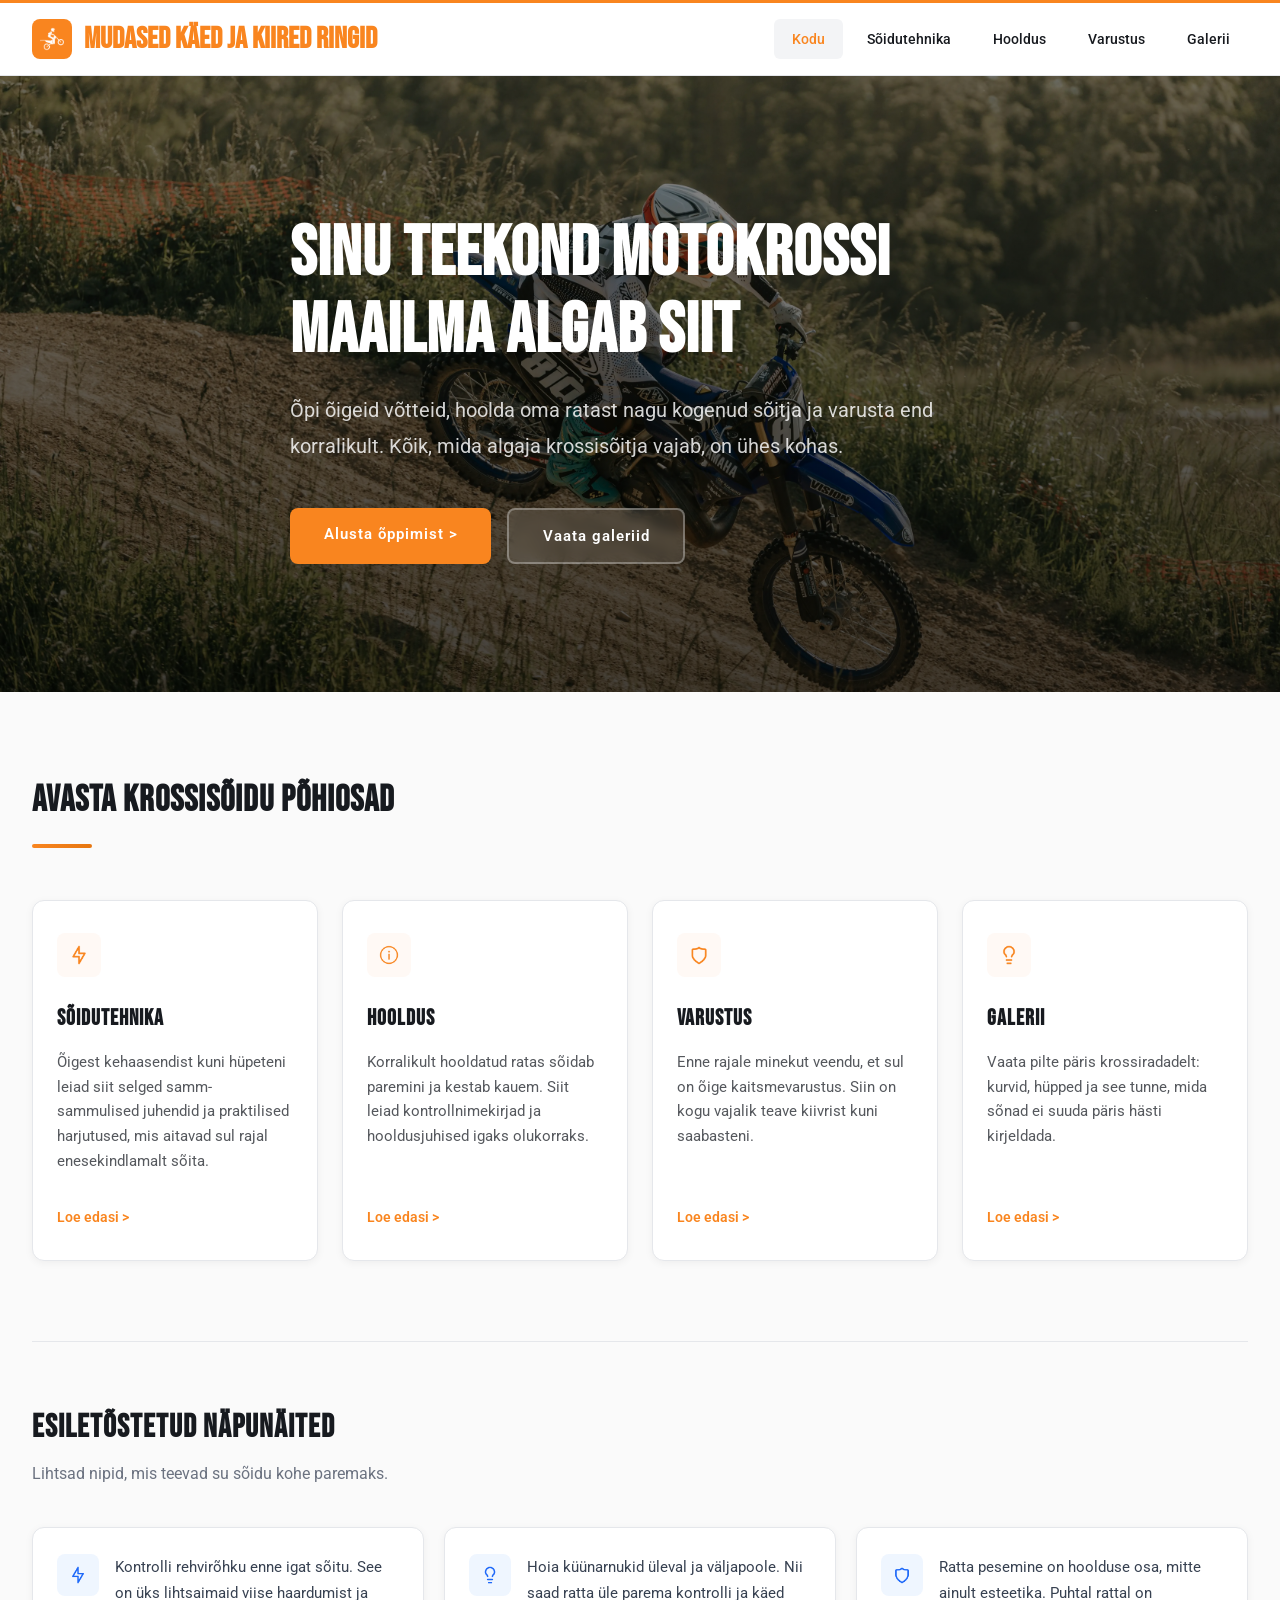
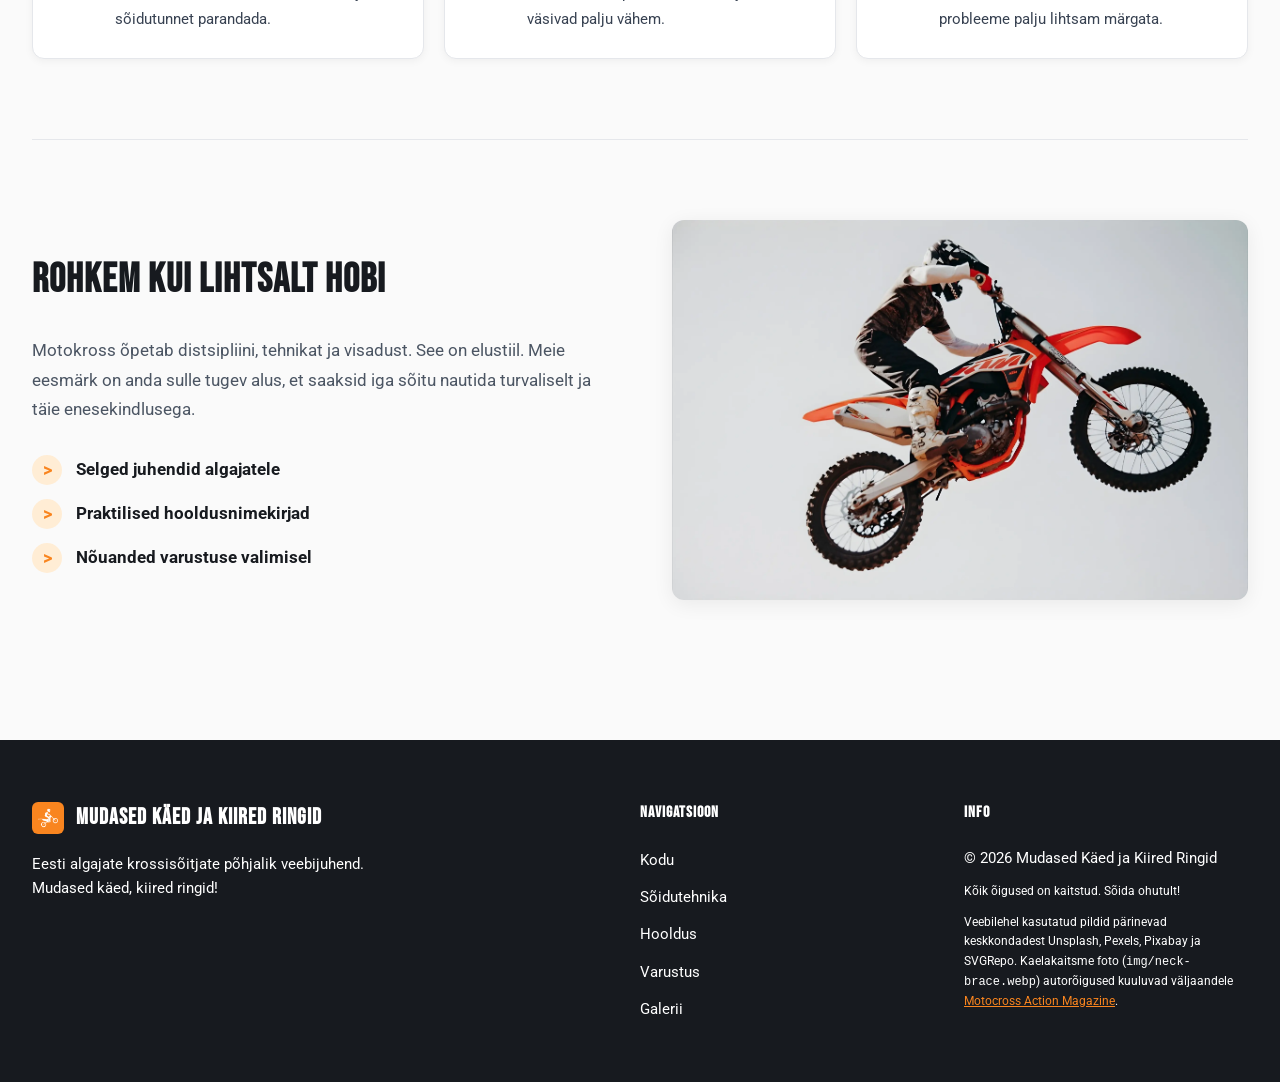
<file: index.html>
<!DOCTYPE html>
<html lang="et">
<head>
    <meta charset="UTF-8">
    <meta name="viewport" content="width=device-width, initial-scale=1.0">
    <link rel="preconnect" href="https://fonts.googleapis.com">
    <link rel="preconnect" href="https://fonts.gstatic.com" crossorigin>
    <link href="https://fonts.googleapis.com/css2?family=Bebas+Neue&family=Roboto:wght@400;500&display=swap" rel="stylesheet">
    <link rel="stylesheet" href="style.css">
    <title>Mudased Käed ja Kiired Ringid</title>
    <link rel="icon" type="image/webp" href="img/icon-dirtbike.webp">
</head>
<body>
<div class="page-box">

<header>
    <nav id="navbar">
        <div class="container">
            <div class="logo">
                <div class="icon-box">
                    <img src="img/icon-dirtbike.webp" alt="Logo" width="256" height="256">
                </div>
                <h1 class="text-primary">
                    <a href="index.html">Mudased Käed ja Kiired Ringid</a>
                </h1>
            </div>

            <button class="menu-toggle" id="menuToggle" aria-label="Ava menüü" aria-expanded="false">
                <span></span><span></span><span></span>
            </button>

            <ul id="navMenu">
                <li><a class="current" href="index.html">Kodu</a></li>
                <li><a href="drivetech.html">Sõidutehnika</a></li>
                <li><a href="maintenance.html">Hooldus</a></li>
                <li><a href="equipment.html">Varustus</a></li>
                <li><a href="gallery.html">Galerii</a></li>
            </ul>
        </div>
    </nav>

    <div id="showcase">
        <div class="container">
            <div class="showcase-content">
                <h1>SINU TEEKOND MOTOKROSSI MAAILMA ALGAB SIIT</h1>
                <h2>Õpi õigeid võtteid, hoolda oma ratast nagu kogenud sõitja ja varusta end korralikult.
                    Kõik, mida algaja krossisõitja vajab, on ühes kohas.</h2>
                <div class="showcase-buttons">
                    <a href="drivetech.html" class="btn btn-primary">Alusta õppimist &gt;</a>
                    <a href="gallery.html" class="btn btn-outline">Vaata galeriid</a>
                </div>
            </div>
        </div>
    </div>
</header>

<main class="container">

    <section id="features">
        <div class="features-heading">
            <h2>AVASTA KROSSISÕIDU PÕHIOSAD</h2>
            <div class="section-bar"></div>
        </div>

        <div class="features-grid">
            <a href="drivetech.html" class="card">
                <div class="icon-wrapper"><img src="img/icon-lightning.webp" alt="Sõidutehnika" loading="lazy"></div>
                <h3>SÕIDUTEHNIKA</h3>
                <p>Õigest kehaasendist kuni hüpeteni leiad siit selged samm-sammulised juhendid ja praktilised harjutused, mis aitavad sul rajal enesekindlamalt sõita.</p>
                <span class="card-link">Loe edasi &gt;</span>
            </a>

            <a href="maintenance.html" class="card">
                <div class="icon-wrapper"><img src="img/icon-info.webp" alt="Hooldus" loading="lazy"></div>
                <h3>HOOLDUS</h3>
                <p>Korralikult hooldatud ratas sõidab paremini ja kestab kauem. Siit leiad kontrollnimekirjad ja hooldusjuhised igaks olukorraks.</p>
                <span class="card-link">Loe edasi &gt;</span>
            </a>

            <a href="equipment.html" class="card">
                <div class="icon-wrapper"><img src="img/icon-shield.webp" alt="Varustus" loading="lazy"></div>
                <h3>VARUSTUS</h3>
                <p>Enne rajale minekut veendu, et sul on õige kaitsmevarustus. Siin on kogu vajalik teave kiivrist kuni saabasteni.</p>
                <span class="card-link">Loe edasi &gt;</span>
            </a>

            <a href="gallery.html" class="card">
                <div class="icon-wrapper"><img src="img/icon-bulb.webp" alt="Galerii" loading="lazy"></div>
                <h3>GALERII</h3>
                <p>Vaata pilte päris krossiradadelt: kurvid, hüpped ja see tunne, mida sõnad ei suuda päris hästi kirjeldada.</p>
                <span class="card-link">Loe edasi &gt;</span>
            </a>
        </div>
    </section>

    <section id="tips-section">
        <div class="tips-heading">
            <h2>ESILETÕSTETUD NÄPUNÄITED</h2>
            <p>Lihtsad nipid, mis teevad su sõidu kohe paremaks.</p>
        </div>

        <div class="tips-grid">
            <div class="tip-card">
                <div class="tip-icon-box"><img src="img/icon-lightning-blue.webp" alt="Vihje" loading="lazy"></div>
                <p>Kontrolli rehvirõhku enne igat sõitu. See on üks lihtsaimaid viise haardumist ja sõidutunnet parandada.</p>
            </div>

            <div class="tip-card">
                <div class="tip-icon-box"><img src="img/icon-bulb-blue.webp" alt="Vihje" loading="lazy"></div>
                <p>Hoia küünarnukid üleval ja väljapoole. Nii saad ratta üle parema kontrolli ja käed väsivad palju vähem.</p>
            </div>

            <div class="tip-card">
                <div class="tip-icon-box"><img src="img/icon-shield-blue.webp" alt="Vihje" loading="lazy"></div>
                <p>Ratta pesemine on hoolduse osa, mitte ainult esteetika. Puhtal rattal on probleeme palju lihtsam märgata.</p>
            </div>
        </div>
    </section>

    <section id="about-section">
        <div class="about-grid">
            <div class="about-content">
                <h2>ROHKEM KUI LIHTSALT HOBI</h2>
                <p>Motokross õpetab distsipliini, tehnikat ja visadust. See on elustiil. Meie eesmärk on anda sulle tugev alus, et saaksid iga sõitu nautida turvaliselt ja täie enesekindlusega.</p>

                <ul class="about-list">
                    <li><span class="list-icon">&gt;</span><strong>Selged juhendid algajatele</strong></li>
                    <li><span class="list-icon">&gt;</span><strong>Praktilised hooldusnimekirjad</strong></li>
                    <li><span class="list-icon">&gt;</span><strong>Nõuanded varustuse valimisel</strong></li>
                </ul>
            </div>

            <div class="about-image-box">
                <img src="img/action-shot.webp" alt="Krossirada hüppega" class="about-img" loading="lazy">
            </div>
        </div>
    </section>

</main>

<footer id="main-footer">
    <div class="container footer-grid">
        <div class="footer-brand">
            <div class="footer-logo">
                <div class="icon-box-small"><img src="img/icon-dirtbike.webp" alt="Logo" width="256" height="256" loading="lazy"></div>
                <h3>Mudased Käed ja Kiired Ringid</h3>
            </div>
            <p>Eesti algajate krossisõitjate põhjalik veebijuhend. Mudased käed, kiired ringid!</p>
        </div>

        <div class="footer-nav">
            <h4>NAVIGATSIOON</h4>
            <ul>
                <li><a href="index.html">Kodu</a></li>
                <li><a href="drivetech.html">Sõidutehnika</a></li>
                <li><a href="maintenance.html">Hooldus</a></li>
                <li><a href="equipment.html">Varustus</a></li>
                <li><a href="gallery.html">Galerii</a></li>
            </ul>
        </div>

        <div class="footer-info">
            <h4>INFO</h4>
            <p>© 2026 Mudased Käed ja Kiired Ringid</p>
            <p class="disclaimer">Kõik õigused on kaitstud. Sõida ohutult!</p>
            <p class="disclaimer">
                Veebilehel kasutatud pildid pärinevad keskkondadest Unsplash, Pexels, Pixabay ja SVGRepo.
                Kaelakaitsme foto (<code>img/neck-brace.webp</code>) autorõigused kuuluvad väljaandele
                <a href="https://motocrossactionmag.com/mxa-team-tested-leatt-gpx-pro-neck-brace/" target="_blank" style="color: var(--primary-color); text-decoration: underline;">Motocross Action Magazine</a>.
            </p>
        </div>
    </div>
</footer>

<script>
    const menuToggle = document.getElementById('menuToggle');
    const navMenu    = document.getElementById('navMenu');

    menuToggle.addEventListener('click', function () {
        const isOpen = navMenu.classList.toggle('nav-open');
        menuToggle.classList.toggle('is-open', isOpen);
        menuToggle.setAttribute('aria-expanded', isOpen ? 'true' : 'false');
    });

    window.addEventListener('scroll', function() {
        document.getElementById('navbar').classList.toggle('scrolled', window.scrollY > 10);
    });

    navMenu.querySelectorAll('a').forEach(function (link) {
        link.addEventListener('click', function () {
            navMenu.classList.remove('nav-open');
            menuToggle.classList.remove('is-open');
            menuToggle.setAttribute('aria-expanded', 'false');
        });
    });
</script>

</div>
</body>
</html>
</file>
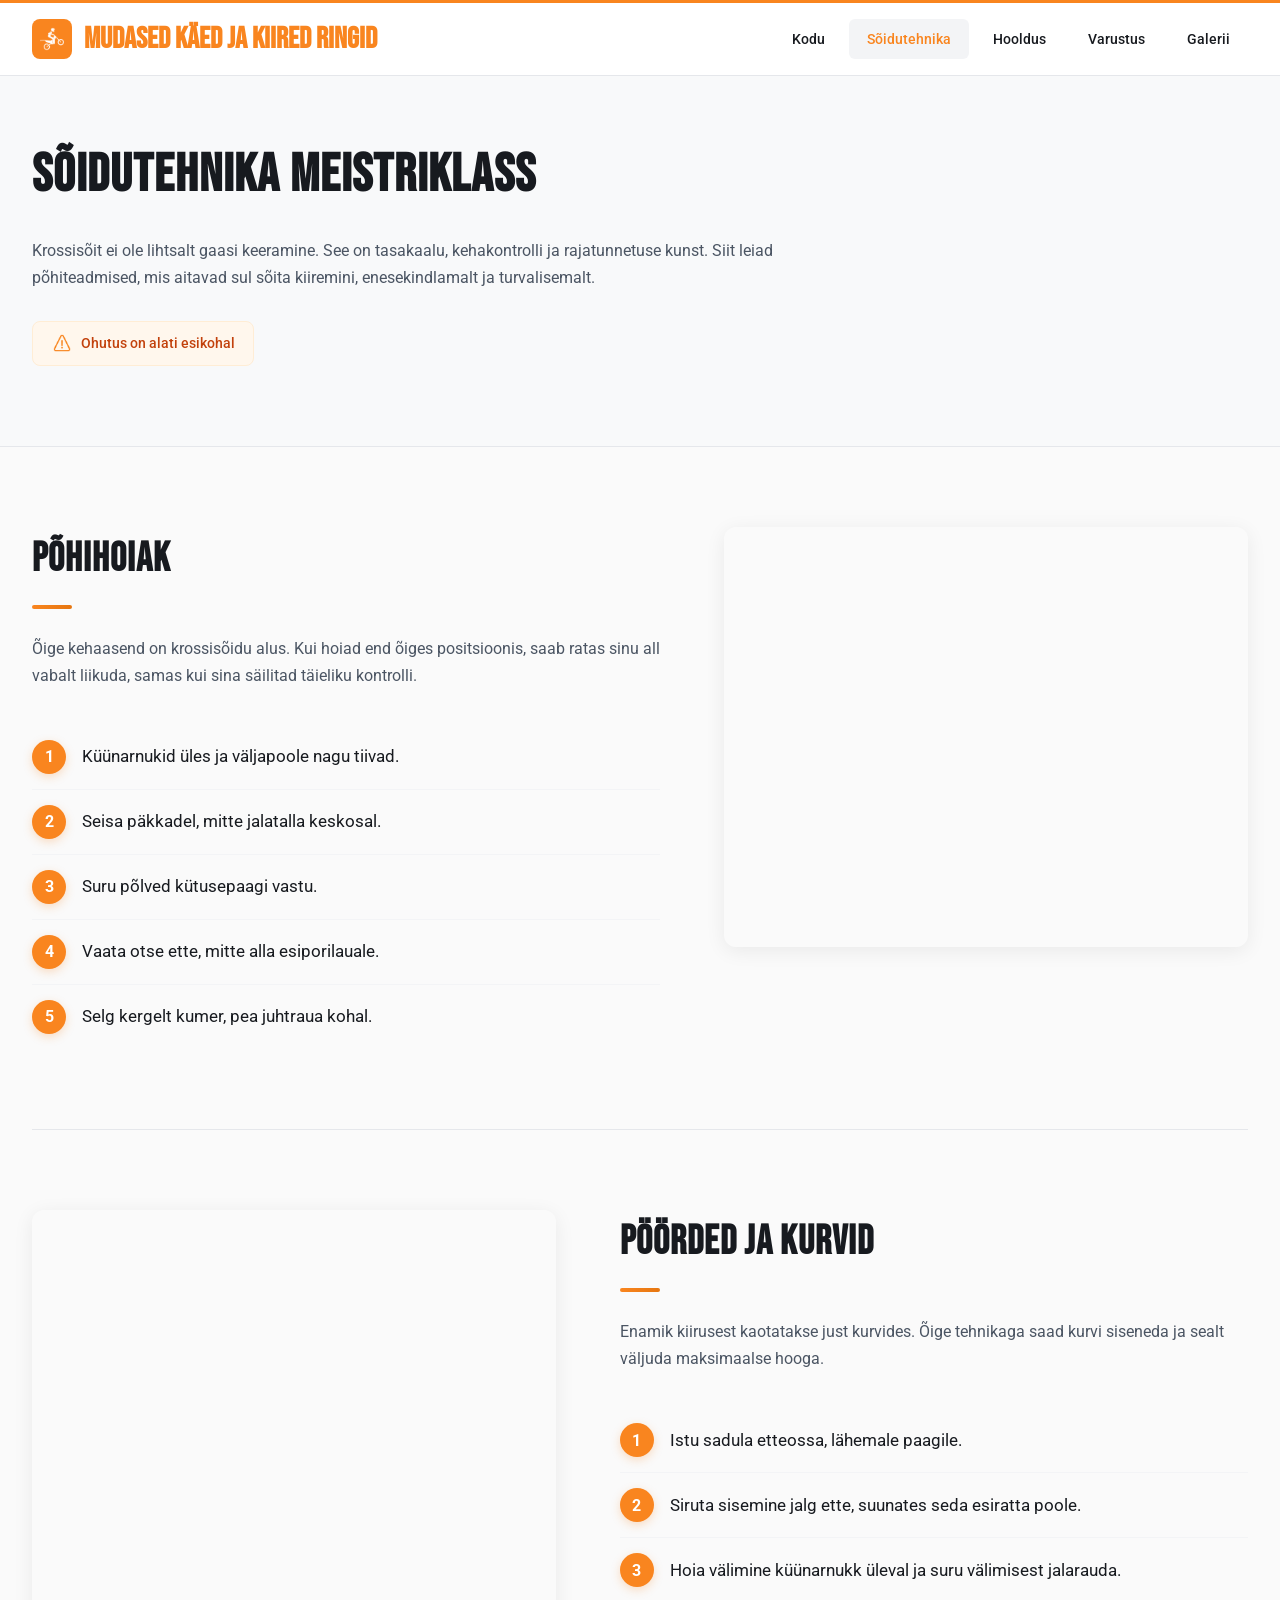
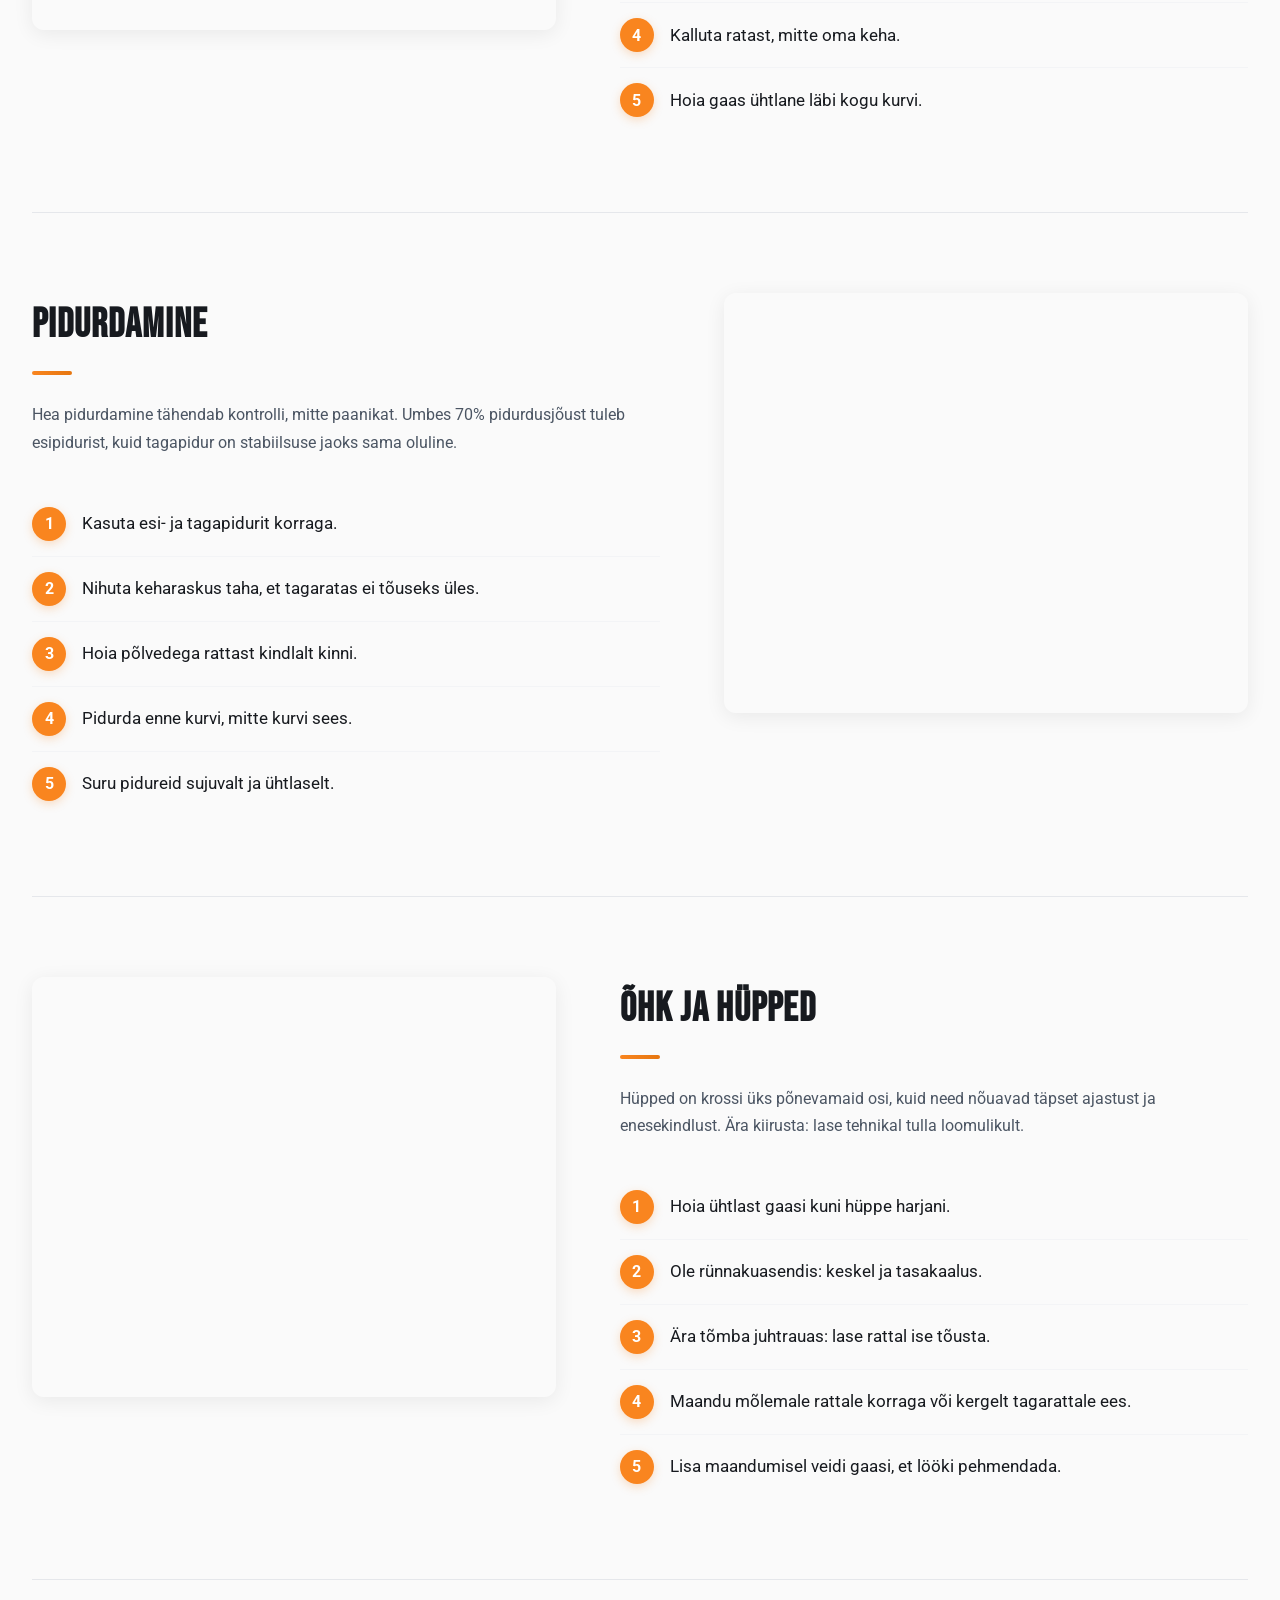
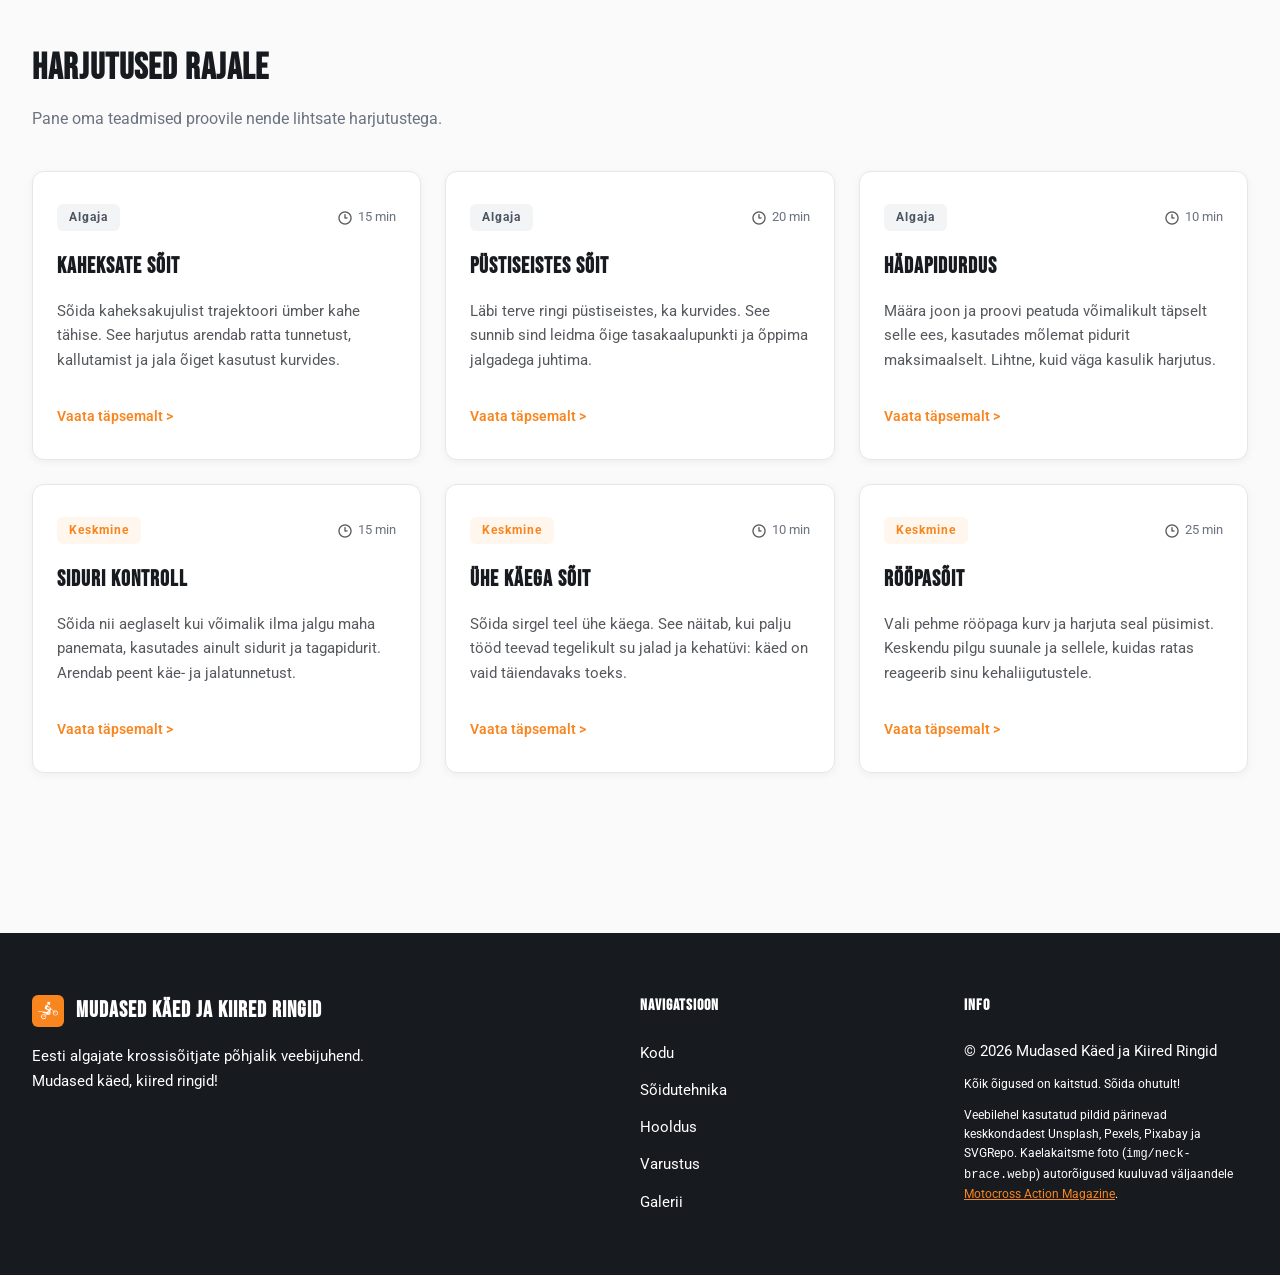
<file: drivetech.html>
<!DOCTYPE html>
<html lang="et">
<head>
    <meta charset="UTF-8">
    <meta name="viewport" content="width=device-width, initial-scale=1.0">
    <link rel="preconnect" href="https://fonts.googleapis.com">
    <link rel="preconnect" href="https://fonts.gstatic.com" crossorigin>
    <link href="https://fonts.googleapis.com/css2?family=Bebas+Neue&family=Roboto:wght@400;500&display=swap" rel="stylesheet">
    <link rel="stylesheet" href="style.css">
    <title>Mudased Käed ja Kiired Ringid</title>
    <link rel="icon" type="image/webp" href="img/icon-dirtbike.webp">
</head>
<body>
<div class="page-box">

<header>
    <nav id="navbar">
        <div class="container">
            <div class="logo">
                <div class="icon-box"><img src="img/icon-dirtbike.webp" alt="Logo" width="256" height="256"></div>
                <h1 class="text-primary"><a href="index.html">Mudased Käed ja Kiired Ringid</a></h1>
            </div>

            <button class="menu-toggle" id="menuToggle" aria-label="Ava menüü" aria-expanded="false">
                <span></span><span></span><span></span>
            </button>

            <ul id="navMenu">
                <li><a href="index.html">Kodu</a></li>
                <li><a class="current" href="drivetech.html">Sõidutehnika</a></li>
                <li><a href="maintenance.html">Hooldus</a></li>
                <li><a href="equipment.html">Varustus</a></li>
                <li><a href="gallery.html">Galerii</a></li>
            </ul>
        </div>
    </nav>
</header>

<section class="page-header">
    <div class="container">
        <h1>SÕIDUTEHNIKA MEISTRIKLASS</h1>
        <p class="page-lead">
            Krossisõit ei ole lihtsalt gaasi keeramine. See on tasakaalu, kehakontrolli ja rajatunnetuse kunst.
            Siit leiad põhiteadmised, mis aitavad sul sõita kiiremini, enesekindlamalt ja turvalisemalt.
        </p>
        <div class="safety-alert">
            <img src="img/ohumärk.webp" alt="ohumärk">
            <span>Ohutus on alati esikohal</span>
        </div>
    </div>
</section>

<main class="container">
    <section class="guide-section">
        <div class="guide-grid">
            <div class="guide-text">
                <h2>PÕHIHOIAK</h2>
                <div class="section-bar--sm"></div>
                <p class="section-intro">
                    Õige kehaasend on krossisõidu alus. Kui hoiad end õiges positsioonis, saab ratas sinu all vabalt liikuda, samas kui sina säilitad täieliku kontrolli.
                </p>
                <ol class="numbered-list">
                    <li><div class="list-number">1</div><div class="list-text">Küünarnukid üles ja väljapoole nagu tiivad.</div></li>
                    <li><div class="list-number">2</div><div class="list-text">Seisa päkkadel, mitte jalatalla keskosal.</div></li>
                    <li><div class="list-number">3</div><div class="list-text">Suru põlved kütusepaagi vastu.</div></li>
                    <li><div class="list-number">4</div><div class="list-text">Vaata otse ette, mitte alla esiporilauale.</div></li>
                    <li><div class="list-number">5</div><div class="list-text">Selg kergelt kumer, pea juhtraua kohal.</div></li>
                </ol>
            </div>
            <div class="guide-image"><iframe width="1276" height="718" src="https://www.youtube.com/embed/1OVo89q_wrI" title="Perfecting the Necessary Dirt Bike Attack Position" allow="accelerometer; autoplay; clipboard-write; encrypted-media; gyroscope; picture-in-picture; web-share" referrerpolicy="strict-origin-when-cross-origin" allowfullscreen></iframe></div>
        </div>
    </section>

    <section class="guide-section">
        <div class="guide-grid guide-grid--reversed">
            <div class="guide-image"><iframe width="1276" height="718" src="https://www.youtube.com/embed/XrciLRuNVX4" title="How To Corner For Beginners | 3 Easy Steps" allow="accelerometer; autoplay; clipboard-write; encrypted-media; gyroscope; picture-in-picture; web-share" referrerpolicy="strict-origin-when-cross-origin" allowfullscreen loading="lazy"></iframe></div>
            <div class="guide-text">
                <h2>PÖÖRDED JA KURVID</h2>
                <div class="section-bar--sm"></div>
                <p class="section-intro">
                    Enamik kiirusest kaotatakse just kurvides. Õige tehnikaga saad kurvi siseneda ja sealt väljuda maksimaalse hooga.
                </p>
                <ol class="numbered-list">
                    <li><div class="list-number">1</div><div class="list-text">Istu sadula etteossa, lähemale paagile.</div></li>
                    <li><div class="list-number">2</div><div class="list-text">Siruta sisemine jalg ette, suunates seda esiratta poole.</div></li>
                    <li><div class="list-number">3</div><div class="list-text">Hoia välimine küünarnukk üleval ja suru välimisest jalarauda.</div></li>
                    <li><div class="list-number">4</div><div class="list-text">Kalluta ratast, mitte oma keha.</div></li>
                    <li><div class="list-number">5</div><div class="list-text">Hoia gaas ühtlane läbi kogu kurvi.</div></li>
                </ol>
            </div>
        </div>
    </section>

    <section class="guide-section">
        <div class="guide-grid">
            <div class="guide-text">
                <h2>PIDURDAMINE</h2>
                <div class="section-bar--sm"></div>
                <p class="section-intro">
                    Hea pidurdamine tähendab kontrolli, mitte paanikat. Umbes 70% pidurdusjõust tuleb esipidurist, kuid tagapidur on stabiilsuse jaoks sama oluline.
                </p>
                <ol class="numbered-list">
                    <li><div class="list-number">1</div><div class="list-text">Kasuta esi- ja tagapidurit korraga.</div></li>
                    <li><div class="list-number">2</div><div class="list-text">Nihuta keharaskus taha, et tagaratas ei tõuseks üles.</div></li>
                    <li><div class="list-number">3</div><div class="list-text">Hoia põlvedega rattast kindlalt kinni.</div></li>
                    <li><div class="list-number">4</div><div class="list-text">Pidurda enne kurvi, mitte kurvi sees.</div></li>
                    <li><div class="list-number">5</div><div class="list-text">Suru pidureid sujuvalt ja ühtlaselt.</div></li>
                </ol>
            </div>
            <div class="guide-image"><iframe width="1276" height="718" src="https://www.youtube.com/embed/7YR3mRFVBVM" title="How to Master Braking Technique on a Dirt Bike - 3 Steps w/ Practice Drills!!" allow="accelerometer; autoplay; clipboard-write; encrypted-media; gyroscope; picture-in-picture; web-share" referrerpolicy="strict-origin-when-cross-origin" allowfullscreen loading="lazy"></iframe></div>
        </div>
    </section>

    <section class="guide-section">
        <div class="guide-grid guide-grid--reversed">
            <div class="guide-image"><iframe width="1276" height="718" src="https://www.youtube.com/embed/mS0_CfHNeYQ" title="How To Properly Jump a Dirt Bike - 3 Basic Techniques" allow="accelerometer; autoplay; clipboard-write; encrypted-media; gyroscope; picture-in-picture; web-share" referrerpolicy="strict-origin-when-cross-origin" allowfullscreen loading="lazy"></iframe></div>
            <div class="guide-text">
                <h2>ÕHK JA HÜPPED</h2>
                <div class="section-bar--sm"></div>
                <p class="section-intro">
                    Hüpped on krossi üks põnevamaid osi, kuid need nõuavad täpset ajastust ja enesekindlust. Ära kiirusta: lase tehnikal tulla loomulikult.
                </p>
                <ol class="numbered-list">
                    <li><div class="list-number">1</div><div class="list-text">Hoia ühtlast gaasi kuni hüppe harjani.</div></li>
                    <li><div class="list-number">2</div><div class="list-text">Ole rünnakuasendis: keskel ja tasakaalus.</div></li>
                    <li><div class="list-number">3</div><div class="list-text">Ära tõmba juhtrauas: lase rattal ise tõusta.</div></li>
                    <li><div class="list-number">4</div><div class="list-text">Maandu mõlemale rattale korraga või kergelt tagarattale ees.</div></li>
                    <li><div class="list-number">5</div><div class="list-text">Lisa maandumisel veidi gaasi, et lööki pehmendada.</div></li>
                </ol>
            </div>
        </div>
    </section>

    <section id="exercises-section">
        <div class="exercises-heading">
            <h2>HARJUTUSED RAJALE</h2>
            <p>Pane oma teadmised proovile nende lihtsate harjutustega.</p>
        </div>

        <div class="exercises-grid">
            <a href="#" class="card">
                <div class="card-meta">
                    <span class="badge badge-beginner">Algaja</span>
                    <span class="duration"><img src="img/icon-clock.webp" alt="aeg" loading="lazy">15 min</span>
                </div>
                <h3>KAHEKSATE SÕIT</h3>
                <p>Sõida kaheksakujulist trajektoori ümber kahe tähise. See harjutus arendab ratta tunnetust, kallutamist ja jala õiget kasutust kurvides.</p>
                <span class="card-link">Vaata täpsemalt &gt;</span>
            </a>

            <a href="#" class="card">
                <div class="card-meta">
                    <span class="badge badge-beginner">Algaja</span>
                    <span class="duration"><img src="img/icon-clock.webp" alt="aeg" loading="lazy">20 min</span>
                </div>
                <h3>PÜSTISEISTES SÕIT</h3>
                <p>Läbi terve ringi püstiseistes, ka kurvides. See sunnib sind leidma õige tasakaalupunkti ja õppima jalgadega juhtima.</p>
                <span class="card-link">Vaata täpsemalt &gt;</span>
            </a>

            <a href="#" class="card">
                <div class="card-meta">
                    <span class="badge badge-beginner">Algaja</span>
                    <span class="duration"><img src="img/icon-clock.webp" alt="aeg" loading="lazy">10 min</span>
                </div>
                <h3>HÄDAPIDURDUS</h3>
                <p>Määra joon ja proovi peatuda võimalikult täpselt selle ees, kasutades mõlemat pidurit maksimaalselt. Lihtne, kuid väga kasulik harjutus.</p>
                <span class="card-link">Vaata täpsemalt &gt;</span>
            </a>

            <a href="#" class="card">
                <div class="card-meta">
                    <span class="badge badge-intermediate">Keskmine</span>
                    <span class="duration"><img src="img/icon-clock.webp" alt="aeg" loading="lazy">15 min</span>
                </div>
                <h3>SIDURI KONTROLL</h3>
                <p>Sõida nii aeglaselt kui võimalik ilma jalgu maha panemata, kasutades ainult sidurit ja tagapidurit. Arendab peent käe- ja jalatunnetust.</p>
                <span class="card-link">Vaata täpsemalt &gt;</span>
            </a>

            <a href="#" class="card">
                <div class="card-meta">
                    <span class="badge badge-intermediate">Keskmine</span>
                    <span class="duration"><img src="img/icon-clock.webp" alt="aeg" loading="lazy">10 min</span>
                </div>
                <h3>ÜHE KÄEGA SÕIT</h3>
                <p>Sõida sirgel teel ühe käega. See näitab, kui palju tööd teevad tegelikult su jalad ja kehatüvi: käed on vaid täiendavaks toeks.</p>
                <span class="card-link">Vaata täpsemalt &gt;</span>
            </a>

            <a href="#" class="card">
                <div class="card-meta">
                    <span class="badge badge-intermediate">Keskmine</span>
                    <span class="duration"><img src="img/icon-clock.webp" alt="aeg" loading="lazy">25 min</span>
                </div>
                <h3>RÖÖPASÕIT</h3>
                <p>Vali pehme rööpaga kurv ja harjuta seal püsimist. Keskendu pilgu suunale ja sellele, kuidas ratas reageerib sinu kehaliigutustele.</p>
                <span class="card-link">Vaata täpsemalt &gt;</span>
            </a>
        </div>
    </section>
</main>

<footer id="main-footer">
    <div class="container footer-grid">
        <div class="footer-brand">
            <div class="footer-logo">
                <div class="icon-box-small"><img src="img/icon-dirtbike.webp" alt="Logo" width="256" height="256" loading="lazy"></div>
                <h3>Mudased Käed ja Kiired Ringid</h3>
            </div>
            <p>Eesti algajate krossisõitjate põhjalik veebijuhend. Mudased käed, kiired ringid!</p>
        </div>

        <div class="footer-nav">
            <h4>NAVIGATSIOON</h4>
            <ul>
                <li><a href="index.html">Kodu</a></li>
                <li><a href="drivetech.html">Sõidutehnika</a></li>
                <li><a href="maintenance.html">Hooldus</a></li>
                <li><a href="equipment.html">Varustus</a></li>
                <li><a href="gallery.html">Galerii</a></li>
            </ul>
        </div>

        <div class="footer-info">
            <h4>INFO</h4>
            <p>© 2026 Mudased Käed ja Kiired Ringid</p>
            <p class="disclaimer">Kõik õigused on kaitstud. Sõida ohutult!</p>
            <p class="disclaimer">
                Veebilehel kasutatud pildid pärinevad keskkondadest Unsplash, Pexels, Pixabay ja SVGRepo.
                Kaelakaitsme foto (<code>img/neck-brace.webp</code>) autorõigused kuuluvad väljaandele
                <a href="https://motocrossactionmag.com/mxa-team-tested-leatt-gpx-pro-neck-brace/" target="_blank" style="color: var(--primary-color); text-decoration: underline;">Motocross Action Magazine</a>.
            </p>
        </div>
    </div>
</footer>

<script>
    const menuToggle = document.getElementById('menuToggle');
    const navMenu    = document.getElementById('navMenu');

    menuToggle.addEventListener('click', function () {
        const isOpen = navMenu.classList.toggle('nav-open');
        menuToggle.classList.toggle('is-open', isOpen);
        menuToggle.setAttribute('aria-expanded', isOpen ? 'true' : 'false');
    });

    window.addEventListener('scroll', function() {
        document.getElementById('navbar').classList.toggle('scrolled', window.scrollY > 10);
    });

    navMenu.querySelectorAll('a').forEach(function (link) {
        link.addEventListener('click', function () {
            navMenu.classList.remove('nav-open');
            menuToggle.classList.remove('is-open');
            menuToggle.setAttribute('aria-expanded', 'false');
        });
    });
</script>

</div>
</body>
</html>
</file>
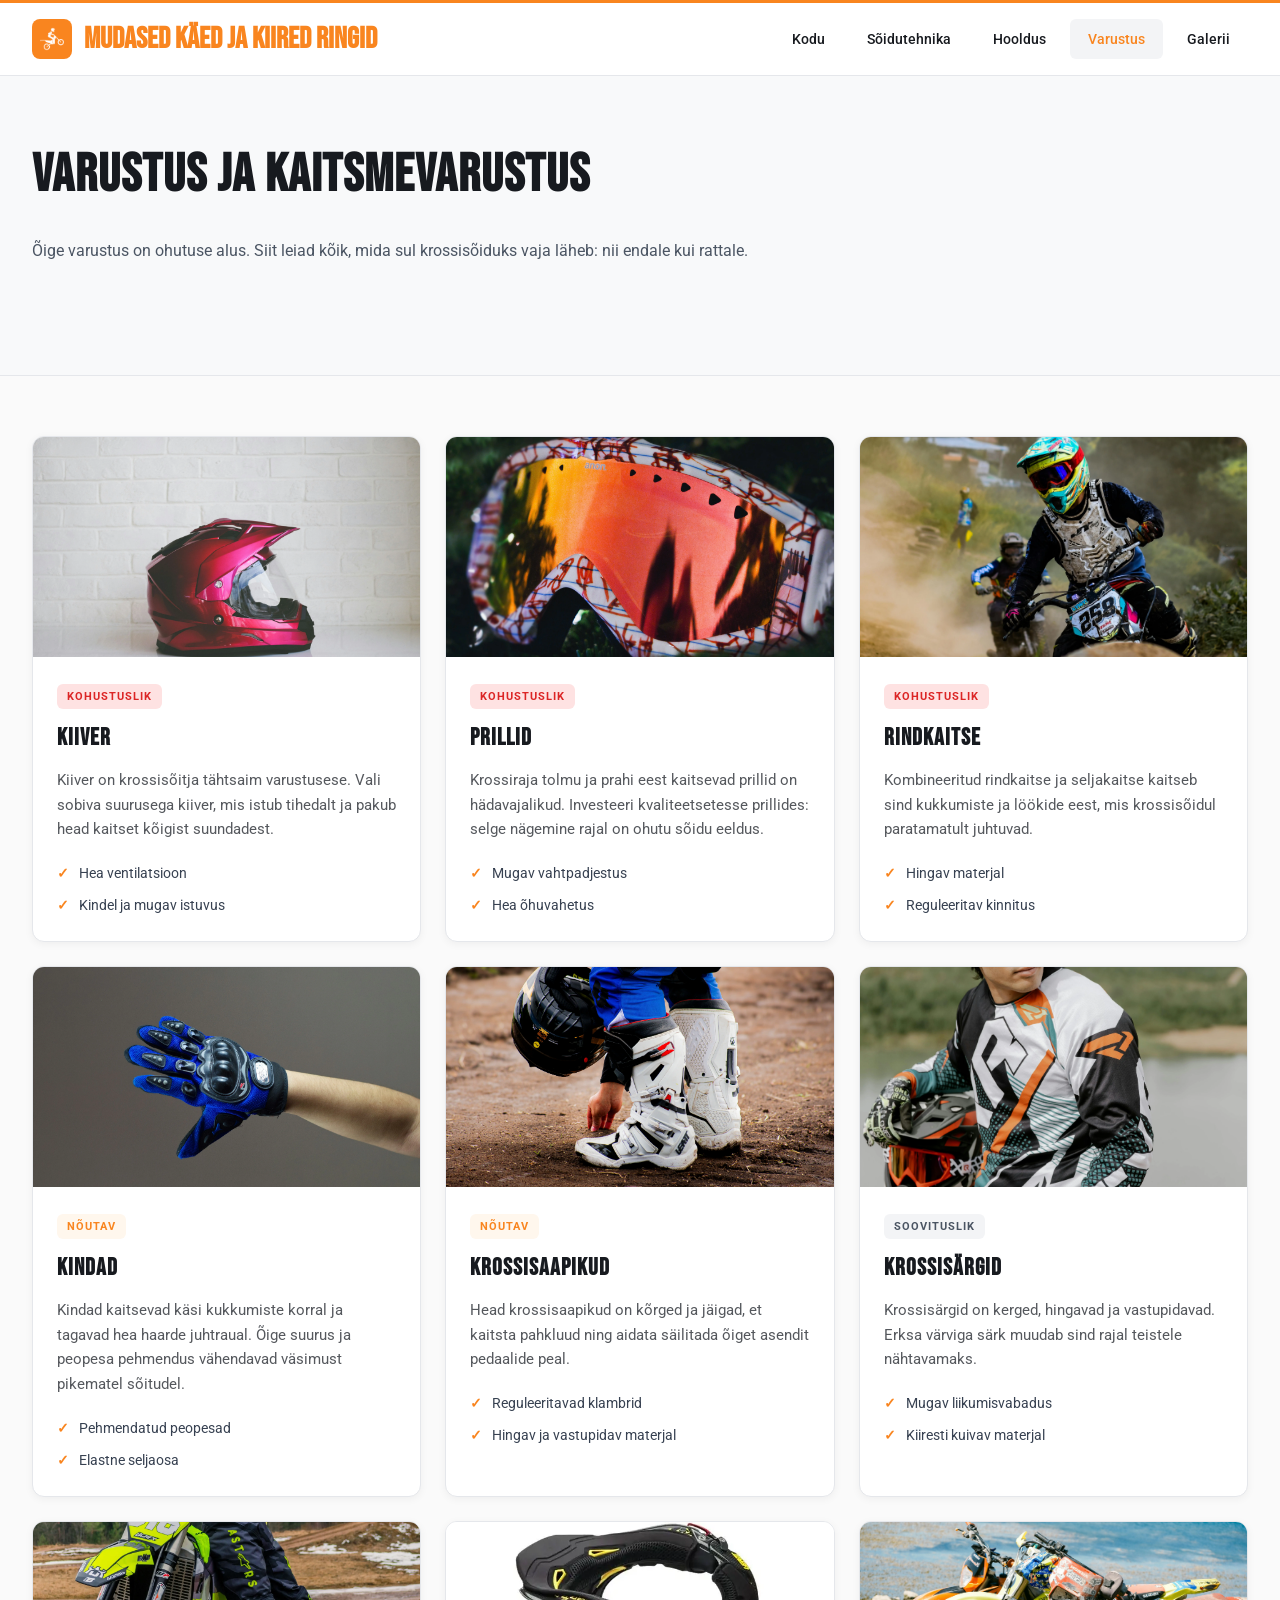
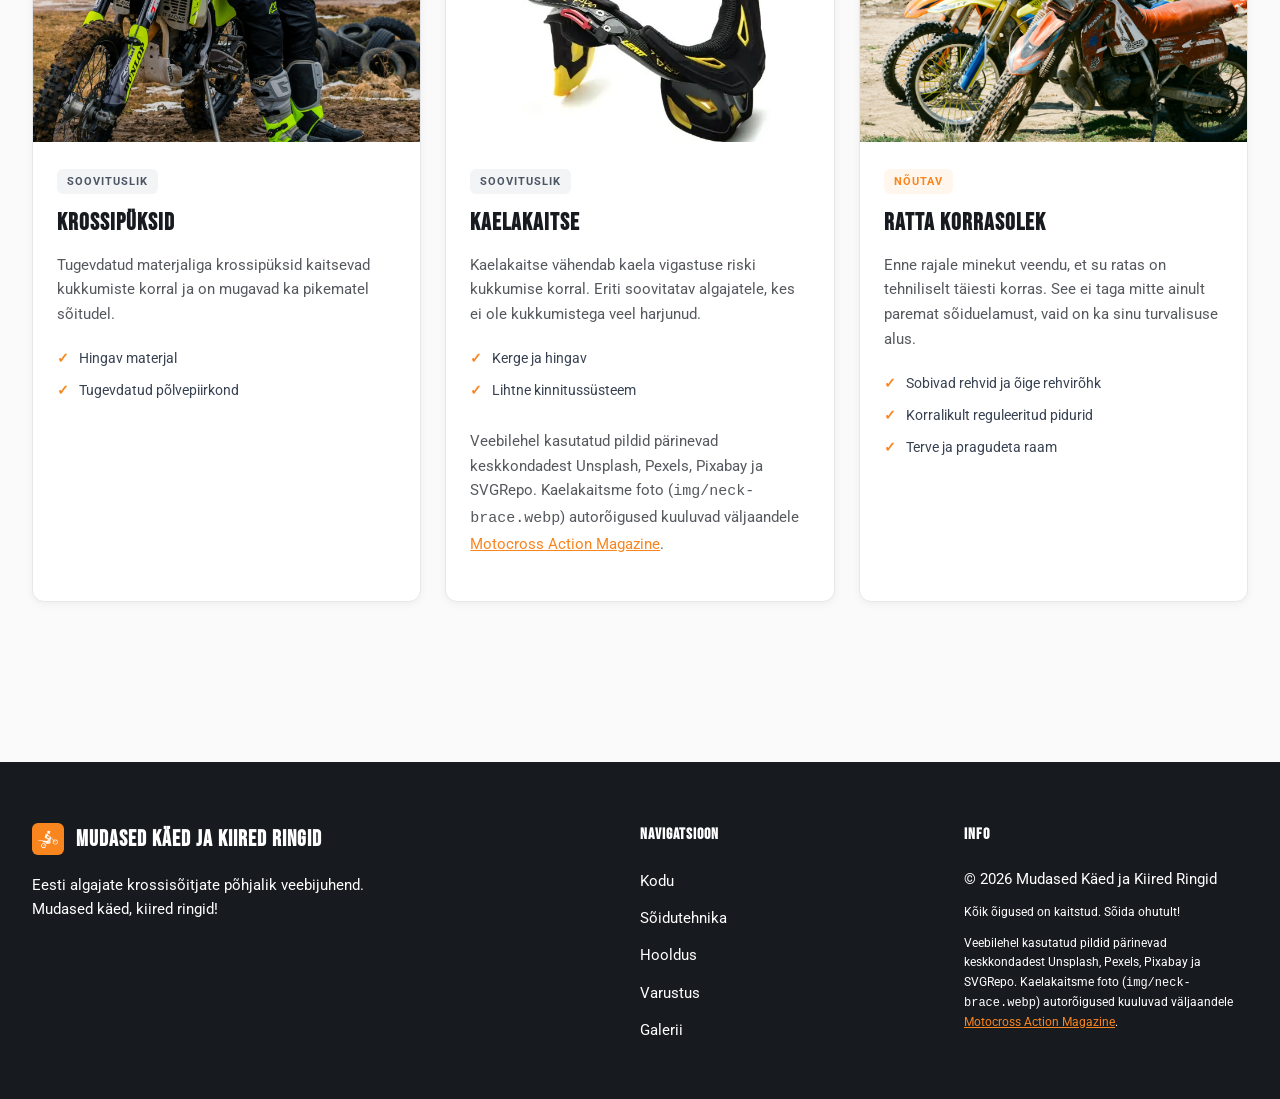
<file: equipment.html>
<!DOCTYPE html>
<html lang="et">
<head>
    <meta charset="UTF-8">
    <meta name="viewport" content="width=device-width, initial-scale=1.0">
    <link rel="preconnect" href="https://fonts.googleapis.com">
    <link rel="preconnect" href="https://fonts.gstatic.com" crossorigin>
    <link href="https://fonts.googleapis.com/css2?family=Bebas+Neue&family=Roboto:wght@400;500&display=swap" rel="stylesheet">
    <link rel="stylesheet" href="style.css">
    <title>Mudased Käed ja Kiired Ringid</title>
    <link rel="icon" type="image/webp" href="img/icon-dirtbike.webp">
</head>
<body>
<div class="page-box">

<header>
    <nav id="navbar">
        <div class="container">
            <div class="logo">
                <div class="icon-box"><img src="img/icon-dirtbike.webp" alt="Logo" width="256" height="256"></div>
                <h1 class="text-primary"><a href="index.html">Mudased Käed ja Kiired Ringid</a></h1>
            </div>

            <button class="menu-toggle" id="menuToggle" aria-label="Ava menüü" aria-expanded="false">
                <span></span><span></span><span></span>
            </button>

            <ul id="navMenu">
                <li><a href="index.html">Kodu</a></li>
                <li><a href="drivetech.html">Sõidutehnika</a></li>
                <li><a href="maintenance.html">Hooldus</a></li>
                <li><a class="current" href="equipment.html">Varustus</a></li>
                <li><a href="gallery.html">Galerii</a></li>
            </ul>
        </div>
    </nav>
</header>

<section class="page-header">
    <div class="container">
        <h1>VARUSTUS JA KAITSMEVARUSTUS</h1>
        <p class="page-lead">
            Õige varustus on ohutuse alus. Siit leiad kõik, mida sul krossisõiduks vaja läheb: nii endale kui rattale.
        </p>
    </div>
</section>

<main class="container">

    <section id="equipment-main">
        <div class="equipment-grid">
            <div class="equipment-card">
                <img src="img/helmet.webp" alt="Kiiver" class="equipment-card-img">
                <div class="equipment-card-body">
                    <span class="eq-badge eq-badge-critical">KOHUSTUSLIK</span>
                    <h3>KIIVER</h3>
                    <p>Kiiver on krossisõitja tähtsaim varustusese. Vali sobiva suurusega kiiver, mis istub tihedalt ja pakub head kaitset kõigist suundadest.</p>
                    <ul class="eq-checklist">
                        <li>Hea ventilatsioon</li>
                        <li>Kindel ja mugav istuvus</li>
                    </ul>
                </div>
            </div>

            <div class="equipment-card">
                <img src="img/goggles.webp" alt="Prillid" class="equipment-card-img">
                <div class="equipment-card-body">
                    <span class="eq-badge eq-badge-critical">KOHUSTUSLIK</span>
                    <h3>PRILLID</h3>
                    <p>Krossiraja tolmu ja prahi eest kaitsevad prillid on hädavajalikud. Investeeri kvaliteetsetesse prillides: selge nägemine rajal on ohutu sõidu eeldus.</p>
                    <ul class="eq-checklist">
                        <li>Mugav vahtpadjestus</li>
                        <li>Hea õhuvahetus</li>
                    </ul>
                </div>
            </div>

            <div class="equipment-card">
                <img src="img/chest-protector.webp" alt="Rindkaitse" class="equipment-card-img">
                <div class="equipment-card-body">
                    <span class="eq-badge eq-badge-critical">KOHUSTUSLIK</span>
                    <h3>RINDKAITSE</h3>
                    <p>Kombineeritud rindkaitse ja seljakaitse kaitseb sind kukkumiste ja löökide eest, mis krossisõidul paratamatult juhtuvad.</p>
                    <ul class="eq-checklist">
                        <li>Hingav materjal</li>
                        <li>Reguleeritav kinnitus</li>
                    </ul>
                </div>
            </div>

            <div class="equipment-card">
                <img src="img/gloves.webp" alt="Kindad" class="equipment-card-img" loading="lazy">
                <div class="equipment-card-body">
                    <span class="eq-badge eq-badge-required">NÕUTAV</span>
                    <h3>KINDAD</h3>
                    <p>Kindad kaitsevad käsi kukkumiste korral ja tagavad hea haarde juhtraual. Õige suurus ja peopesa pehmendus vähendavad väsimust pikematel sõitudel.</p>
                    <ul class="eq-checklist">
                        <li>Pehmendatud peopesad</li>
                        <li>Elastne seljaosa</li>
                    </ul>
                </div>
            </div>

            <div class="equipment-card">
                <img src="img/boots.webp" alt="Saapikud" class="equipment-card-img" loading="lazy">
                <div class="equipment-card-body">
                    <span class="eq-badge eq-badge-required">NÕUTAV</span>
                    <h3>KROSSISAAPIKUD</h3>
                    <p>Head krossisaapikud on kõrged ja jäigad, et kaitsta pahkluud ning aidata säilitada õiget asendit pedaalide peal.</p>
                    <ul class="eq-checklist">
                        <li>Reguleeritavad klambrid</li>
                        <li>Hingav ja vastupidav materjal</li>
                    </ul>
                </div>
            </div>

            <div class="equipment-card">
                <img src="img/jersey.webp" alt="Särgid" class="equipment-card-img" loading="lazy">
                <div class="equipment-card-body">
                    <span class="eq-badge eq-badge-recommended">SOOVITUSLIK</span>
                    <h3>KROSSISÄRGID</h3>
                    <p>Krossisärgid on kerged, hingavad ja vastupidavad. Erksa värviga särk muudab sind rajal teistele nähtavamaks.</p>
                    <ul class="eq-checklist">
                        <li>Mugav liikumisvabadus</li>
                        <li>Kiiresti kuivav materjal</li>
                    </ul>
                </div>
            </div>

            <div class="equipment-card">
                <img src="img/pants.webp" alt="Püksid" class="equipment-card-img" loading="lazy">
                <div class="equipment-card-body">
                    <span class="eq-badge eq-badge-recommended">SOOVITUSLIK</span>
                    <h3>KROSSIPÜKSID</h3>
                    <p>Tugevdatud materjaliga krossipüksid kaitsevad kukkumiste korral ja on mugavad ka pikematel sõitudel.</p>
                    <ul class="eq-checklist">
                        <li>Hingav materjal</li>
                        <li>Tugevdatud põlvepiirkond</li>
                    </ul>
                </div>
            </div>

            <div class="equipment-card">
                <img src="img/neck-brace.webp" alt="Kaelakaitse" class="equipment-card-img" loading="lazy">
                <div class="equipment-card-body">
                    <span class="eq-badge eq-badge-recommended">SOOVITUSLIK</span>
                    <h3>KAELAKAITSE</h3>
                    <p>Kaelakaitse vähendab kaela vigastuse riski kukkumise korral. Eriti soovitatav algajatele, kes ei ole kukkumistega veel harjunud.</p>
                    <ul class="eq-checklist">
                        <li>Kerge ja hingav</li>
                        <li>Lihtne kinnitussüsteem</li>
                    </ul>
                    <br>
                    <p class="disclaimer">
                        Veebilehel kasutatud pildid pärinevad keskkondadest Unsplash, Pexels, Pixabay ja SVGRepo.
                        Kaelakaitsme foto (<code>img/neck-brace.webp</code>) autorõigused kuuluvad väljaandele
                        <a href="https://motocrossactionmag.com/mxa-team-tested-leatt-gpx-pro-neck-brace/" target="_blank" style="color: var(--primary-color); text-decoration: underline;">Motocross Action Magazine</a>.
                    </p>
                </div>
            </div>

            <div class="equipment-card">
                <img src="img/bike.webp" alt="Krossiratas" class="equipment-card-img" loading="lazy">
                <div class="equipment-card-body">
                    <span class="eq-badge eq-badge-required">NÕUTAV</span>
                    <h3>RATTA KORRASOLEK</h3>
                    <p>Enne rajale minekut veendu, et su ratas on tehniliselt täiesti korras. See ei taga mitte ainult paremat sõiduelamust, vaid on ka sinu turvalisuse alus.</p>
                    <ul class="eq-checklist">
                        <li>Sobivad rehvid ja õige rehvirõhk</li>
                        <li>Korralikult reguleeritud pidurid</li>
                        <li>Terve ja pragudeta raam</li>
                    </ul>
                </div>
            </div>
        </div>
    </section>
</main>

<footer id="main-footer">
    <div class="container footer-grid">
        <div class="footer-brand">
            <div class="footer-logo">
                <div class="icon-box-small"><img src="img/icon-dirtbike.webp" alt="Logo" width="256" height="256" loading="lazy"></div>
                <h3>Mudased Käed ja Kiired Ringid</h3>
            </div>
            <p>Eesti algajate krossisõitjate põhjalik veebijuhend. Mudased käed, kiired ringid!</p>
        </div>

        <div class="footer-nav">
            <h4>NAVIGATSIOON</h4>
            <ul>
                <li><a href="index.html">Kodu</a></li>
                <li><a href="drivetech.html">Sõidutehnika</a></li>
                <li><a href="maintenance.html">Hooldus</a></li>
                <li><a href="equipment.html">Varustus</a></li>
                <li><a href="gallery.html">Galerii</a></li>
            </ul>
        </div>

        <div class="footer-info">
            <h4>INFO</h4>
            <p>© 2026 Mudased Käed ja Kiired Ringid</p>
            <p class="disclaimer">Kõik õigused on kaitstud. Sõida ohutult!</p>
            <p class="disclaimer">
                Veebilehel kasutatud pildid pärinevad keskkondadest Unsplash, Pexels, Pixabay ja SVGRepo.
                Kaelakaitsme foto (<code>img/neck-brace.webp</code>) autorõigused kuuluvad väljaandele
                <a href="https://motocrossactionmag.com/mxa-team-tested-leatt-gpx-pro-neck-brace/" target="_blank" style="color: var(--primary-color); text-decoration: underline;">Motocross Action Magazine</a>.
            </p>
        </div>
    </div>
</footer>

<script>
    const menuToggle = document.getElementById('menuToggle');
    const navMenu    = document.getElementById('navMenu');

    menuToggle.addEventListener('click', function () {
        const isOpen = navMenu.classList.toggle('nav-open');
        menuToggle.classList.toggle('is-open', isOpen);
        menuToggle.setAttribute('aria-expanded', isOpen ? 'true' : 'false');
    });

    window.addEventListener('scroll', function() {
        document.getElementById('navbar').classList.toggle('scrolled', window.scrollY > 10);
    });

    navMenu.querySelectorAll('a').forEach(function (link) {
        link.addEventListener('click', function () {
            navMenu.classList.remove('nav-open');
            menuToggle.classList.remove('is-open');
            menuToggle.setAttribute('aria-expanded', 'false');
        });
    });
</script>

</div>
</body>
</html>
</file>
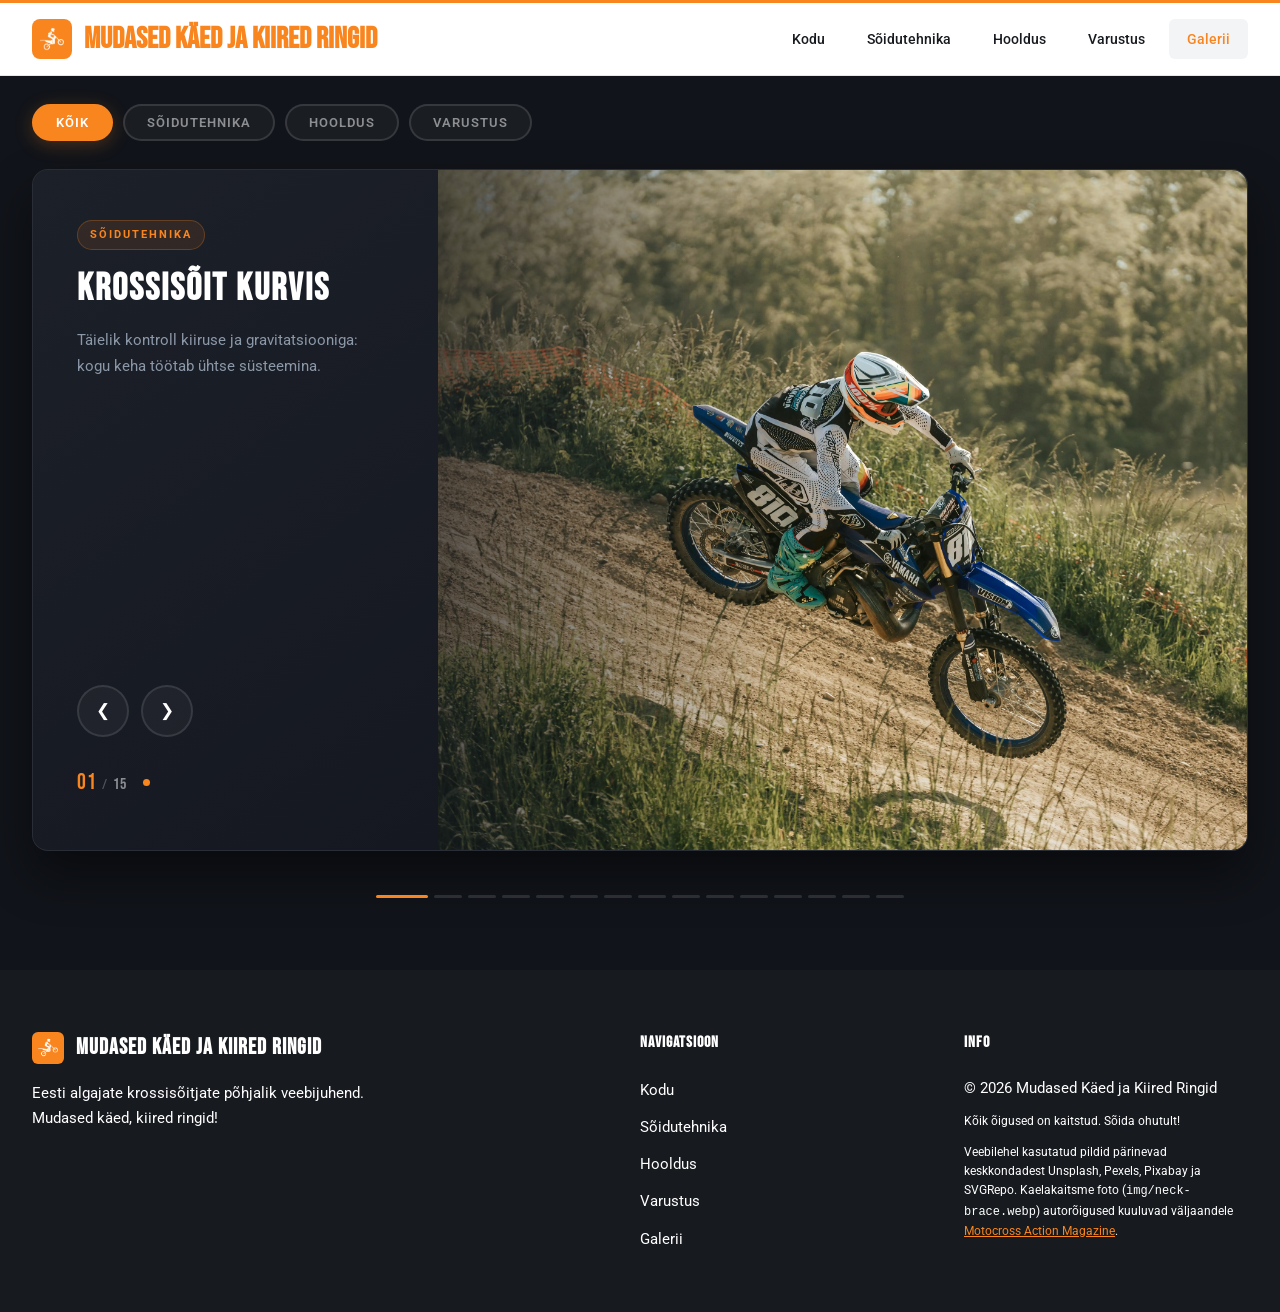
<file: gallery.html>
<!DOCTYPE html>
<html lang="et">
<head>
  <meta charset="UTF-8">
  <meta name="viewport" content="width=device-width, initial-scale=1.0">
  <link rel="preconnect" href="https://fonts.googleapis.com">
  <link rel="preconnect" href="https://fonts.gstatic.com" crossorigin>
  <link href="https://fonts.googleapis.com/css2?family=Bebas+Neue&family=Roboto:wght@400;500&display=swap" rel="stylesheet">
  <link rel="stylesheet" href="style.css">
  <title>Mudased Käed ja Kiired Ringid</title>
  <link rel="icon" type="image/webp" href="img/icon-dirtbike.webp">
</head>
<body>
<div class="page-box">
<header>
  <nav id="navbar">
    <div class="container">
      <div class="logo">
        <div class="icon-box"><img src="img/icon-dirtbike.webp" alt="Logo" width="256" height="256"></div>
        <h1 class="text-primary"><a href="index.html">Mudased Käed ja Kiired Ringid</a></h1>
      </div>

      <button class="menu-toggle" id="menuToggle" aria-label="Ava menüü" aria-expanded="false">
        <span></span><span></span><span></span>
      </button>

      <ul id="navMenu">
        <li><a href="index.html">Kodu</a></li>
        <li><a href="drivetech.html">Sõidutehnika</a></li>
        <li><a href="maintenance.html">Hooldus</a></li>
        <li><a href="equipment.html">Varustus</a></li>
        <li><a class="current" href="gallery.html">Galerii</a></li>
      </ul>
    </div>
  </nav>
</header>

<main class="gallery-wrapper">
  <div class="container">

    <!-- Category filter tabs -->
    <div class="gallery-tabs">
      <button class="gallery-tab active" data-filter="all">Kõik</button>
      <button class="gallery-tab" data-filter="riding">Sõidutehnika</button>
      <button class="gallery-tab" data-filter="maintenance">Hooldus</button>
      <button class="gallery-tab" data-filter="equipment">Varustus</button>
    </div>

    <div class="slideshow">

      <div class="slideshow-meta">
        <div class="slide-category-tag" id="meta-category">SÕIDUTEHNIKA</div>
        <h2 id="meta-title">KROSSISÕIT KURVIS</h2>
        <p id="meta-desc">Täielik kontroll kiiruse ja gravitatsiooniga: kogu keha töötab ühtse süsteemina.</p>
        <button class="slide-read-more" id="readMoreBtn">Loe rohkem ↓</button>
        <div class="meta-desc-expanded" id="metaDescExpanded" aria-hidden="true"></div>

        <div class="meta-controls">
          <button class="slide-nav" onclick="plusSlides(-1)" aria-label="Eelmine">&#10094;</button>
          <button class="slide-nav" onclick="plusSlides(1)" aria-label="Järgmine">&#10095;</button>
        </div>

        <div class="slideshow-meta-footer">
          <div class="slide-counter"><span id="current-num">01</span><span class="counter-sep">/</span><span id="total-num">15</span></div>
          <div class="autoplay-indicator" id="autoplayIndicator" title="Automaatesitus käib"></div>
        </div>
      </div>

      <div class="slideshow-viewport">
        <!-- RIDING category -->
        <div class="slide" data-title="KROSSISÕIT KURVIS" data-desc="Täielik kontroll kiiruse ja gravitatsiooniga: kogu keha töötab ühtse süsteemina." data-category="riding" data-label="SÕIDUTEHNIKA">
          <div class="slide-overlay"></div>
          <img src="img/riding.webp" alt="Krossisõit kurvis">
        </div>

        <div class="slide" data-title="PÕHIHOIAK" data-desc="Küünarnukid üles, pilk ette, kehakaal keskel. Klassikaline asend, mis annab kontrolli kõigis olukordades." data-category="riding" data-label="SÕIDUTEHNIKA">
          <div class="slide-overlay"></div>
          <img src="img/attack-position.webp" alt="Rünnakuasend rajal">
        </div>

        <div class="slide" data-title="KURVITEHNIKA" data-desc="Sisemine jalg ette, välimine küünarnukk üleval. Kurvides kaotatakse kõige rohkem aega, kuid seal ka võidetakse." data-category="riding" data-label="SÕIDUTEHNIKA">
          <div class="slide-overlay"></div>
          <img src="img/turns.webp" alt="Kurvitehnika krossis">
        </div>

        <div class="slide" data-title="TÄIELIK LEND" data-desc="Hüpped nõuavad täpset ajastust, ühtlast gaasi ja tugevat närvi, kuid maandumine on see, mida treenida." data-category="riding" data-label="SÕIDUTEHNIKA">
          <div class="slide-overlay"></div>
          <img src="img/action-shot.webp" alt="Hüpe õhus">
        </div>

        <!-- MAINTENANCE category -->
        <div class="slide" data-title="KETI HOOLDUS" data-desc="Puhas ja õigesti pingutatud kett on võimsuse ülekande selgroog. Regulaarne hooldus pikendab nii ketti kui hammasrattaid." data-category="maintenance" data-label="HOOLDUS">
          <div class="slide-overlay"></div>
          <img src="img/chain.webp" alt="Ratta kett">
        </div>

        <div class="slide" data-title="ÕHUFILTRI VAHETUS" data-desc="Krossiraja tolm ummistab filtri kiiresti. Puhas õhufilter on mootori esimene kaitseliin ja jõudluse garantii." data-category="maintenance" data-label="HOOLDUS">
          <div class="slide-overlay"></div>
          <img src="img/air_filter.webp" alt="Õhufilter">
        </div>

        <!-- EQUIPMENT category -->
        <div class="slide" data-title="KIIVER: TÄHTSAIM VARUSTUSESE" data-desc="Kvaliteetne kiiver päästab elusid. Vali sertifitseeritud mudel, mis istub tihedalt ja pakub kaitset igast suunast." data-category="equipment" data-label="VARUSTUS">
          <div class="slide-overlay"></div>
          <img src="img/helmet.webp" alt="Krossikiiver">
        </div>

        <div class="slide" data-title="PRILLID" data-desc="Tolm, muda ja kivid lendavad rajal kõikjale. Head prillid hoiavad su nägemise selgena kogu sõidu vältel." data-category="equipment" data-label="VARUSTUS">
          <div class="slide-overlay"></div>
          <img src="img/goggles.webp" alt="Krossiprillid">
        </div>

        <div class="slide" data-title="RINDKAITSE" data-desc="Kombineeritud rind- ja seljakaitse neelab löögienergiat, kaitstes kriitilisi kehapiirkondi kukkumiste ja löökide eest." data-category="equipment" data-label="VARUSTUS">
          <div class="slide-overlay"></div>
          <img src="img/chest-protector.webp" alt="Rindkaitse">
        </div>

        <div class="slide" data-title="KINDAD" data-desc="Pehmendatud peopesad vähendavad väsimust ja kaitsevad kukkumisel. Õige suurus tagab tunde juhtraual." data-category="equipment" data-label="VARUSTUS">
          <div class="slide-overlay"></div>
          <img src="img/gloves.webp" alt="Krossikindad">
        </div>

        <div class="slide" data-title="KROSSISAAPAD" data-desc="Kõrge ja jäik konstruktsioon kaitseb pahkluud kõige ohtlikumates olukordades, andes kindla tunde pedaalidel." data-category="equipment" data-label="VARUSTUS">
          <div class="slide-overlay"></div>
          <img src="img/boots.webp" alt="Krossisaapikud">
        </div>

        <div class="slide" data-title="KROSSISÄRK" data-desc="Kerge ja hingav materjal hoiab sind jahedana. Erksa värviga särk parandab nähtavust kaassõitjatele rajal." data-category="equipment" data-label="VARUSTUS">
          <div class="slide-overlay"></div>
          <img src="img/jersey.webp" alt="Krossisärk">
        </div>

        <div class="slide" data-title="KROSSIPÜKSID" data-desc="Tugevdatud põlvepiirkonnaga püksid kaitsevad kukkumisel ja tagavad täieliku liikumisvabaduse sadulas." data-category="equipment" data-label="VARUSTUS">
          <div class="slide-overlay"></div>
          <img src="img/pants.webp" alt="Krossipüksid">
        </div>

        <div class="slide" data-title="KAELAKAITSE" data-desc="Vähendab kaela vigastuse riski kukkumise korral. Eriti soovitatav algajatele, kes õpivad hüpetega toime tulema." data-category="equipment" data-label="VARUSTUS">
          <div class="slide-overlay"></div>
          <img src="img/neck-brace.webp" alt="Kaelakaitse">
        </div>

        <div class="slide" data-title="RATTA KORRASOLEK" data-desc="Tehniliselt korras ratas on nii ohutuse kui jõudluse alus. Kontrolli enne iga sõitu rehvid, pidurid ja raam." data-category="equipment" data-label="VARUSTUS">
          <div class="slide-overlay"></div>
          <img src="img/bike.webp" alt="Krossiratas">
        </div>
      </div>

    </div>

    <div class="slide-dots" id="slideDots"></div>

  </div>
</main>

<footer id="main-footer">
  <div class="container footer-grid">
    <div class="footer-brand">
      <div class="footer-logo">
        <div class="icon-box-small"><img src="img/icon-dirtbike.webp" alt="Logo" width="256" height="256" loading="lazy"></div>
        <h3>Mudased Käed ja Kiired Ringid</h3>
      </div>
      <p>Eesti algajate krossisõitjate põhjalik veebijuhend. Mudased käed, kiired ringid!</p>
    </div>

    <div class="footer-nav">
      <h4>NAVIGATSIOON</h4>
      <ul>
        <li><a href="index.html">Kodu</a></li>
        <li><a href="drivetech.html">Sõidutehnika</a></li>
        <li><a href="maintenance.html">Hooldus</a></li>
        <li><a href="equipment.html">Varustus</a></li>
        <li><a href="gallery.html">Galerii</a></li>
      </ul>
    </div>

    <div class="footer-info">
      <h4>INFO</h4>
      <p>© 2026 Mudased Käed ja Kiired Ringid</p>
      <p class="disclaimer">Kõik õigused on kaitstud. Sõida ohutult!</p>
      <p class="disclaimer">
        Veebilehel kasutatud pildid pärinevad keskkondadest Unsplash, Pexels, Pixabay ja SVGRepo.
        Kaelakaitsme foto (<code>img/neck-brace.webp</code>) autorõigused kuuluvad väljaandele
        <a href="https://motocrossactionmag.com/mxa-team-tested-leatt-gpx-pro-neck-brace/" target="_blank" style="color: var(--primary-color); text-decoration: underline;">Motocross Action Magazine</a>.
      </p>
    </div>
  </div>
</footer>

<script>
  /* ── State ── */
  let allSlides = [];
  let filteredIndices = [];
  let activePos = 0;
  let slideTimer = null;
  let currentFilter = 'all';

  /* ── Init ── */
  window.addEventListener('DOMContentLoaded', function () {
    allSlides = Array.from(document.querySelectorAll('.slide'));
    applyFilter('all');
  });

  /* ── Filter ── */
  document.querySelectorAll('.gallery-tab').forEach(function (btn) {
    btn.addEventListener('click', function () {
      document.querySelectorAll('.gallery-tab').forEach(b => b.classList.remove('active'));
      btn.classList.add('active');
      currentFilter = btn.dataset.filter;
      applyFilter(currentFilter);
    });
  });

  function applyFilter(filter) {
    filteredIndices = [];
    allSlides.forEach(function (slide, i) {
      const match = filter === 'all' || slide.dataset.category === filter;
      slide.style.display = 'none';
      slide.classList.remove('is-active');
      if (match) filteredIndices.push(i);
    });
    activePos = 0;
    rebuildDots();
    showCurrent();
    restartTimer();
  }

  /* ── Dots ── */
  function rebuildDots() {
    const container = document.getElementById('slideDots');
    container.innerHTML = '';
    filteredIndices.forEach(function (_, pos) {
      const dot = document.createElement('span');
      dot.className = 'dot';
      dot.addEventListener('click', function () { goTo(pos); });
      container.appendChild(dot);
    });
    updateDots();
    document.getElementById('total-num').textContent = String(filteredIndices.length).padStart(2, '0');
  }

  function updateDots() {
    document.querySelectorAll('.dot').forEach(function (d, i) {
      d.classList.toggle('active', i === activePos);
    });
  }

  /* ── Navigation ── */
  function plusSlides(n) {
    restartTimer();
    goTo(activePos + n);
  }

  function goTo(pos) {
    const len = filteredIndices.length;
    if (len === 0) return;
    activePos = ((pos % len) + len) % len;
    showCurrent();
  }

  function showCurrent() {
    if (filteredIndices.length === 0) return;

    // Hide all
    allSlides.forEach(function (s) {
      s.style.display = 'none';
      s.classList.remove('is-active');
    });

    const idx = filteredIndices[activePos];
    const slide = allSlides[idx];
    slide.style.display = 'block';
    setTimeout(function () { slide.classList.add('is-active'); }, 20);

    // Update meta
    document.getElementById('meta-title').textContent    = slide.dataset.title    || '';
    document.getElementById('meta-desc').textContent     = slide.dataset.desc     || '';
    document.getElementById('meta-category').textContent = slide.dataset.label    || '';
    document.getElementById('current-num').textContent   = String(activePos + 1).padStart(2, '0');

    // Reset loe rohkem
    var expandedBox = document.getElementById('metaDescExpanded');
    var readMoreBtn = document.getElementById('readMoreBtn');
    if (expandedBox) { expandedBox.style.display = 'none'; }
    if (readMoreBtn) { readMoreBtn.textContent = 'Loe rohkem ↓'; }

    updateDots();
  }

  /* ── Autoplay ── */
  function restartTimer() {
    clearInterval(slideTimer);
    slideTimer = setInterval(function () { goTo(activePos + 1); }, 6000);
  }

  /* ── Keyboard ── */
  document.addEventListener('keydown', function (e) {
    if (e.key === 'ArrowLeft')  { plusSlides(-1); }
    if (e.key === 'ArrowRight') { plusSlides(1); }
  });

  /* ── Swipe ── */
  let touchStartX = 0;
  const vp = document.querySelector('.slideshow-viewport');
  vp.addEventListener('touchstart', function (e) { touchStartX = e.touches[0].clientX; }, { passive: true });
  vp.addEventListener('touchend',   function (e) {
    const dx = e.changedTouches[0].clientX - touchStartX;
    if (Math.abs(dx) > 40) plusSlides(dx < 0 ? 1 : -1);
  });

  // Scrolled navbar shadow
  window.addEventListener('scroll', function() {
    document.getElementById('navbar').classList.toggle('scrolled', window.scrollY > 10);
  });

  /* ── Hamburger ── */
  const menuToggle = document.getElementById('menuToggle');
  const navMenu    = document.getElementById('navMenu');
  menuToggle.addEventListener('click', function () {
    const isOpen = navMenu.classList.toggle('nav-open');
    menuToggle.classList.toggle('is-open', isOpen);
    menuToggle.setAttribute('aria-expanded', isOpen ? 'true' : 'false');
  });
  navMenu.querySelectorAll('a').forEach(function (link) {
    link.addEventListener('click', function () {
      navMenu.classList.remove('nav-open');
      menuToggle.classList.remove('is-open');
      menuToggle.setAttribute('aria-expanded', 'false');
    });
  });
  /* ── Loe rohkem ── */
  document.getElementById('readMoreBtn').addEventListener('click', function () {
    var box = document.getElementById('metaDescExpanded');
    var btn = document.getElementById('readMoreBtn');
    var isOpen = box.style.display === 'block';
    if (isOpen) {
      box.style.display = 'none';
      btn.textContent = 'Loe rohkem ↓';
    } else {
      box.textContent = document.getElementById('meta-desc').textContent;
      box.style.display = 'block';
      btn.textContent = 'Sulge ↑';
    }
  });
</script>

</div>
</body>
</html>
</file>
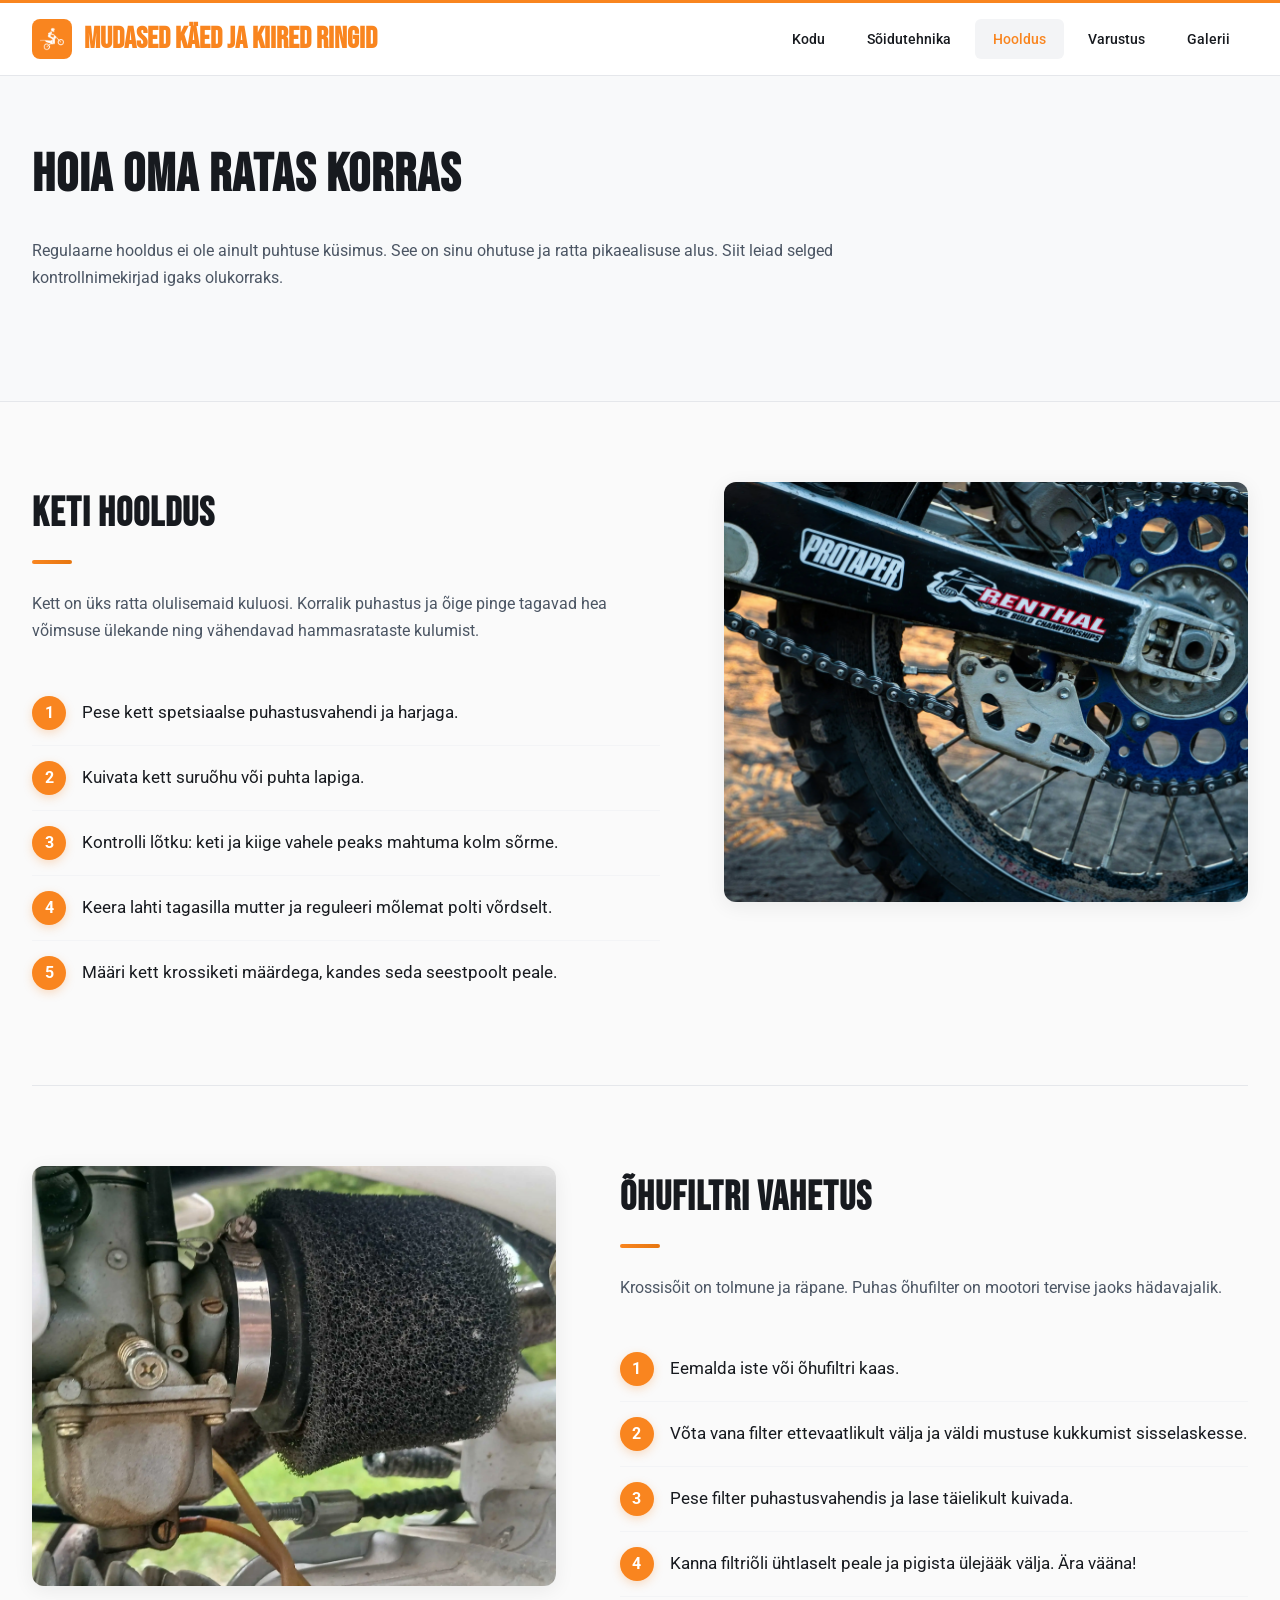
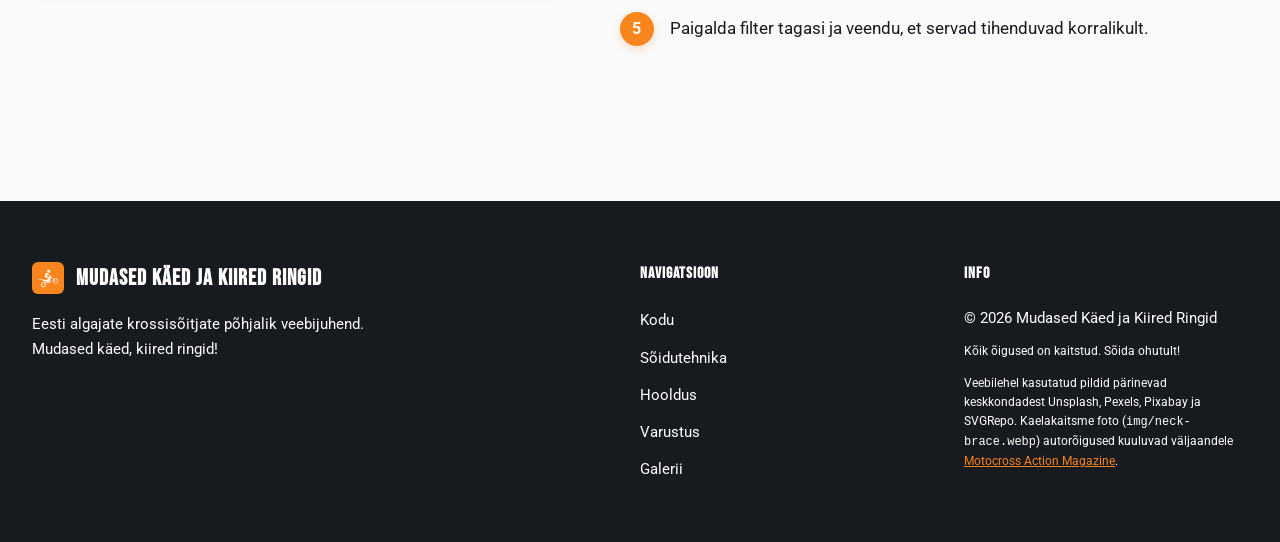
<file: maintenance.html>
<!DOCTYPE html>
<html lang="et">
<head>
  <meta charset="UTF-8">
  <meta name="viewport" content="width=device-width, initial-scale=1.0">
  <link rel="preconnect" href="https://fonts.googleapis.com">
  <link rel="preconnect" href="https://fonts.gstatic.com" crossorigin>
  <link href="https://fonts.googleapis.com/css2?family=Bebas+Neue&family=Roboto:wght@400;500&display=swap" rel="stylesheet">
  <link rel="stylesheet" href="style.css">
  <title>Mudased Käed ja Kiired Ringid</title>
  <link rel="icon" type="image/webp" href="img/icon-dirtbike.webp">
</head>
<body>
<div class="page-box">

<header>
  <nav id="navbar">
    <div class="container">
      <div class="logo">
        <div class="icon-box"><img src="img/icon-dirtbike.webp" alt="Logo" width="256" height="256"></div>
        <h1 class="text-primary"><a href="index.html">Mudased Käed ja Kiired Ringid</a></h1>
      </div>

      <button class="menu-toggle" id="menuToggle" aria-label="Ava menüü" aria-expanded="false">
        <span></span><span></span><span></span>
      </button>

      <ul id="navMenu">
        <li><a href="index.html">Kodu</a></li>
        <li><a href="drivetech.html">Sõidutehnika</a></li>
        <li><a class="current" href="maintenance.html">Hooldus</a></li>
        <li><a href="equipment.html">Varustus</a></li>
        <li><a href="gallery.html">Galerii</a></li>
      </ul>
    </div>
  </nav>
</header>

<section class="page-header">
  <div class="container">
    <h1>HOIA OMA RATAS KORRAS</h1>
    <p class="page-lead">
      Regulaarne hooldus ei ole ainult puhtuse küsimus. See on sinu ohutuse ja ratta pikaealisuse alus.
      Siit leiad selged kontrollnimekirjad igaks olukorraks.
    </p>
  </div>
</section>

<main class="container">
  <section class="guide-section">
    <div class="guide-grid">
      <div class="guide-text">
        <h2>KETI HOOLDUS</h2>
        <div class="section-bar--sm"></div>
        <p class="section-intro">
          Kett on üks ratta olulisemaid kuluosi. Korralik puhastus ja õige pinge tagavad hea võimsuse ülekande ning vähendavad hammasrataste kulumist.
        </p>
        <ol class="numbered-list">
          <li><div class="list-number">1</div><div class="list-text">Pese kett spetsiaalse puhastusvahendi ja harjaga.</div></li>
          <li><div class="list-number">2</div><div class="list-text">Kuivata kett suruõhu või puhta lapiga.</div></li>
          <li><div class="list-number">3</div><div class="list-text">Kontrolli lõtku: keti ja kiige vahele peaks mahtuma kolm sõrme.</div></li>
          <li><div class="list-number">4</div><div class="list-text">Keera lahti tagasilla mutter ja reguleeri mõlemat polti võrdselt.</div></li>
          <li><div class="list-number">5</div><div class="list-text">Määri kett krossiketi määrdega, kandes seda seestpoolt peale.</div></li>
        </ol>
      </div>
      <div class="guide-image"><img src="img/chain.webp" alt="Kett" loading="lazy"></div>
    </div>
  </section>

  <section class="guide-section">
    <div class="guide-grid guide-grid--reversed">
      <div class="guide-image"><img src="img/air_filter.webp" alt="Õhufilter" loading="lazy"></div>
      <div class="guide-text">
        <h2>ÕHUFILTRI VAHETUS</h2>
        <div class="section-bar--sm"></div>
        <p class="section-intro">
          Krossisõit on tolmune ja räpane. Puhas õhufilter on mootori tervise jaoks hädavajalik.
        </p>
        <ol class="numbered-list">
          <li><div class="list-number">1</div><div class="list-text">Eemalda iste või õhufiltri kaas.</div></li>
          <li><div class="list-number">2</div><div class="list-text">Võta vana filter ettevaatlikult välja ja väldi mustuse kukkumist sisselaskesse.</div></li>
          <li><div class="list-number">3</div><div class="list-text">Pese filter puhastusvahendis ja lase täielikult kuivada.</div></li>
          <li><div class="list-number">4</div><div class="list-text">Kanna filtriõli ühtlaselt peale ja pigista ülejääk välja. Ära vääna!</div></li>
          <li><div class="list-number">5</div><div class="list-text">Paigalda filter tagasi ja veendu, et servad tihenduvad korralikult.</div></li>
        </ol>
      </div>
    </div>
  </section>
</main>

<footer id="main-footer">
  <div class="container footer-grid">
    <div class="footer-brand">
      <div class="footer-logo">
        <div class="icon-box-small"><img src="img/icon-dirtbike.webp" alt="Logo" width="256" height="256" loading="lazy"></div>
        <h3>Mudased Käed ja Kiired Ringid</h3>
      </div>
      <p>Eesti algajate krossisõitjate põhjalik veebijuhend. Mudased käed, kiired ringid!</p>
    </div>

    <div class="footer-nav">
      <h4>NAVIGATSIOON</h4>
      <ul>
        <li><a href="index.html">Kodu</a></li>
        <li><a href="drivetech.html">Sõidutehnika</a></li>
        <li><a href="maintenance.html">Hooldus</a></li>
        <li><a href="equipment.html">Varustus</a></li>
        <li><a href="gallery.html">Galerii</a></li>
      </ul>
    </div>

    <div class="footer-info">
      <h4>INFO</h4>
      <p>© 2026 Mudased Käed ja Kiired Ringid</p>
      <p class="disclaimer">Kõik õigused on kaitstud. Sõida ohutult!</p>
      <p class="disclaimer">
        Veebilehel kasutatud pildid pärinevad keskkondadest Unsplash, Pexels, Pixabay ja SVGRepo.
        Kaelakaitsme foto (<code>img/neck-brace.webp</code>) autorõigused kuuluvad väljaandele
        <a href="https://motocrossactionmag.com/mxa-team-tested-leatt-gpx-pro-neck-brace/" target="_blank" style="color: var(--primary-color); text-decoration: underline;">Motocross Action Magazine</a>.
      </p>
    </div>
  </div>
</footer>

<script>
  const menuToggle = document.getElementById('menuToggle');
  const navMenu    = document.getElementById('navMenu');

  menuToggle.addEventListener('click', function () {
    const isOpen = navMenu.classList.toggle('nav-open');
    menuToggle.classList.toggle('is-open', isOpen);
    menuToggle.setAttribute('aria-expanded', isOpen ? 'true' : 'false');
  });

  window.addEventListener('scroll', function() {
    document.getElementById('navbar').classList.toggle('scrolled', window.scrollY > 10);
  });

  navMenu.querySelectorAll('a').forEach(function (link) {
    link.addEventListener('click', function () {
      navMenu.classList.remove('nav-open');
      menuToggle.classList.remove('is-open');
      menuToggle.setAttribute('aria-expanded', 'false');
    });
  });
</script>

</div>
</body>
</html>
</file>
<file: style.css>
/* ==========================================================================
   style.css — Mudased Käed ja Kiired Ringid
   Sections:
     1.  Reset & Base
     2.  Layout helpers
     3.  Buttons
     4.  Navbar
     5.  Showcase (index)
     6.  Features grid (index)
     7.  Tips (index)
     8.  About (index)
     9.  Page header
    10.  Guide sections (drivetech / maintenance)
    11.  Exercises grid (drivetech)
    12.  Equipment page
    13.  Gallery / slideshow
    14.  Footer
    15.  Media queries
   ========================================================================== */


/* 1. Reset & Base ---------------------------------------------------------- */

*, *::before, *::after { margin: 0; padding: 0; box-sizing: border-box; }

:root {
    --primary-color:   #F9851F;
    --primary-dark:    #e67610;
    --primary-glow:    rgba(249, 133, 31, 0.25);
    --light-color:     #FFFFFF;
    --dark-color:      #171A1F;
    --grey-50:         #F9FAFB;
    --grey-100:        #F3F4F6;
    --grey-200:        #E5E7EB;
    --grey-500:        #6B7280;
    --grey-700:        #374151;
    --text-muted:      #4B5563;
    --card-text:       #55585d;
    --navbar-height:   72px;
    --radius-sm:       8px;
    --radius-md:       12px;
    --radius-lg:       16px;
    --shadow-sm:       0 2px 8px rgba(0,0,0,0.05);
    --shadow-md:       0 4px 20px rgba(0,0,0,0.07);
    --shadow-lg:       0 10px 32px rgba(0,0,0,0.10);
    --transition:      0.22s ease;
}

html { scroll-behavior: smooth; }

body {
    font-family: 'Roboto', sans-serif;
    font-size: 17px;
    line-height: 1.6;
    color: var(--dark-color);
    background-color: #1a1a2e;
    background-image: url("img/race.webp");
    background-size: cover;
    background-position: center;
    background-attachment: fixed;
    padding-top: var(--navbar-height);
}

.page-box {
    max-width: 1300px;
    margin: 0 auto;
    background: #FAFAFA;
    box-shadow: 0 8px 60px rgba(0,0,0,0.45);
    min-height: 100vh;
}

.page-box > header:first-child nav {
    border-top: 3px solid var(--primary-color);
}

a   { text-decoration: none; color: inherit; }
ul  { list-style: none; }
img { max-width: 100%; height: auto; display: block; }

h1, h2, h3, h4 { font-family: "Bebas Neue", sans-serif; }


/* 2. Layout helpers -------------------------------------------------------- */

.container    { margin: auto; max-width: 1440px; padding: 0 2rem; }
.text-primary { color: var(--primary-color); }


/* 3. Buttons --------------------------------------------------------------- */

.btn {
    display: inline-block;
    padding: 0.85rem 2.1rem;
    border: none;
    cursor: pointer;
    border-radius: var(--radius-sm);
    font-weight: 600;
    font-size: 15px;
    letter-spacing: 1px;
    transition: background var(--transition), border-color var(--transition),
    transform var(--transition), box-shadow var(--transition);
}
.btn:active { transform: translateY(1px); }

.btn-primary         { background: var(--primary-color); color: #fff; }
.btn-primary:hover   { background: var(--primary-dark); box-shadow: 0 6px 20px var(--primary-glow); transform: translateY(-1px); }

.btn-outline {
    background: rgba(255, 255, 255, 0.10);
    color: #fff;
    border: 2px solid rgba(255, 255, 255, 0.30);
    backdrop-filter: blur(6px);
}
.btn-outline:hover {
    background: rgba(255, 255, 255, 0.20);
    border-color: rgba(255, 255, 255, 0.50);
    transform: translateY(-1px);
}


/* 4. Navbar ---------------------------------------------------------------- */

#navbar {
    background: #fff;
    border-bottom: 1px solid var(--grey-200);
    position: fixed;
    top: 0;
    left: 50%;
    transform: translateX(-50%);
    width: 100%;
    max-width: 1300px;
    z-index: 999;
    transition: box-shadow var(--transition);
}
#navbar.scrolled {
    box-shadow: 0 4px 24px rgba(0,0,0,0.10);
}

#navbar .container {
    display: flex;
    justify-content: space-between;
    align-items: center;
    height: var(--navbar-height);
}

.logo {
    display: flex;
    align-items: center;
    height: 100%;
    gap: 0;
    transition: filter var(--transition);
}
.logo:hover { filter: brightness(1.1); }

.logo img {
    max-width: 60%;
    max-height: 60%;
    object-fit: contain;
}

.icon-box {
    background-color: var(--primary-color);
    width: 40px;
    height: 40px;
    border-radius: var(--radius-sm);
    display: flex;
    justify-content: center;
    align-items: center;
    margin-right: 12px;
    flex-shrink: 0;
    transition: background var(--transition);
}

#navbar h1 a  { font-size: 30px; }
#navbar ul    { display: flex; }
#navbar ul li { margin-left: 6px; }

#navbar ul li a {
    font-size: 14px;
    font-weight: 500;
    height: 40px;
    padding: 0 18px;
    display: flex;
    align-items: center;
    justify-content: center;
    border-radius: 6px;
    transition: background var(--transition), color var(--transition);
}

#navbar ul li a:hover,
#navbar ul li a.current {
    background: var(--grey-100);
    color: var(--primary-color);
}

.menu-toggle {
    display: none;
    flex-direction: column;
    justify-content: center;
    gap: 5px;
    background: none;
    border: none;
    cursor: pointer;
    padding: 8px;
    border-radius: 6px;
    transition: background var(--transition);
}
.menu-toggle:hover { background: var(--grey-100); }

.menu-toggle span {
    display: block;
    width: 22px;
    height: 2px;
    background: var(--dark-color);
    border-radius: 2px;
    transition: transform 0.3s ease, opacity 0.3s ease;
}

.menu-toggle.is-open span:nth-child(1) { transform: translateY(7px) rotate(45deg); }
.menu-toggle.is-open span:nth-child(2) { opacity: 0; }
.menu-toggle.is-open span:nth-child(3) { transform: translateY(-7px) rotate(-45deg); }


/* 5. Showcase (index) ------------------------------------------------------ */

#showcase {
    background: linear-gradient(rgba(0,0,0,0.45), rgba(0,0,0,0.70)),
    url("img/riding.webp") no-repeat center center / cover;
    min-height: 620px;
    display: flex;
    align-items: center;
}

.showcase-content {
    color: var(--light-color);
    padding: 80px 0 64px;
    max-width: 700px;
}

.showcase-content h1 {
    font-size: clamp(38px, 5.5vw, 70px);
    line-height: 1.1;
    letter-spacing: 1px;
}

.showcase-content h2 {
    padding-top: 22px;
    font-size: clamp(16px, 2vw, 20px);
    font-family: 'Roboto', sans-serif;
    font-weight: 400;
    line-height: 1.8;
    color: rgba(255,255,255,0.82);
}

.showcase-buttons {
    margin-top: 44px;
    display: flex;
    flex-wrap: wrap;
    gap: 16px;
}


/* 6. Features grid (index) ------------------------------------------------- */

#features            { padding: 80px 0; }
.features-heading    { margin-bottom: 52px; }
.features-heading h2 { font-size: 36px; letter-spacing: 1px; }

.section-bar {
    width: 60px;
    height: 4px;
    background: linear-gradient(90deg, var(--primary-color), var(--primary-dark));
    margin-top: 14px;
    border-radius: 2px;
}

.section-bar--sm {
    width: 40px;
    height: 4px;
    background: linear-gradient(90deg, var(--primary-color), var(--primary-dark));
    margin: 14px 0 26px;
    border-radius: 2px;
}

.features-grid {
    display: grid;
    grid-template-columns: repeat(4, 1fr);
    gap: 24px;
}

.card {
    background: #fff;
    border: 1px solid var(--grey-200);
    border-radius: var(--radius-md);
    padding: 32px 24px;
    box-shadow: var(--shadow-sm);
    display: flex;
    flex-direction: column;
    transition: transform var(--transition), box-shadow var(--transition), border-color var(--transition);
}
.card:hover {
    transform: translateY(-5px);
    box-shadow: var(--shadow-lg);
    border-color: var(--grey-100);
}

.icon-wrapper {
    background-color: #fff9f5;
    width: 44px;
    height: 44px;
    border-radius: var(--radius-sm);
    display: flex;
    justify-content: center;
    align-items: center;
    margin-bottom: 24px;
}
.icon-wrapper img { width: 20px; height: 20px; object-fit: contain; }

.card h3 { font-size: 22px; margin-bottom: 14px; letter-spacing: 1px; }
.card p  {
    font-size: 15px;
    color: var(--card-text);
    line-height: 1.65;
    margin-bottom: 32px;
    flex-grow: 1;
}

.card-link {
    font-size: 14px;
    font-weight: 600;
    color: var(--primary-color);
    transition: color var(--transition), letter-spacing var(--transition);
}
.card:hover .card-link {
    color: var(--primary-dark);
    letter-spacing: 1px;
    text-decoration: underline;
}


/* 7. Tips (index) ---------------------------------------------------------- */

#tips-section {
    padding: 60px 0 80px;
    border-top: 1px solid var(--grey-200);
}

.tips-heading    { margin-bottom: 40px; }
.tips-heading h2 { font-size: 32px; margin-bottom: 8px; letter-spacing: 1px; }
.tips-heading p  { font-size: 16px; color: var(--grey-500); }

.tips-grid {
    display: grid;
    grid-template-columns: repeat(3, 1fr);
    gap: 20px;
}

.tip-card {
    background: #fff;
    border: 1px solid var(--grey-200);
    border-radius: var(--radius-md);
    padding: 26px 24px;
    display: flex;
    align-items: flex-start;
    gap: 16px;
    box-shadow: var(--shadow-sm);
    transition: box-shadow var(--transition), transform var(--transition);
}
.tip-card:hover {
    box-shadow: var(--shadow-md);
    transform: translateY(-2px);
}

.tip-icon-box {
    background-color: #eff6ff;
    width: 42px;
    height: 42px;
    border-radius: var(--radius-sm);
    display: flex;
    justify-content: center;
    align-items: center;
    flex-shrink: 0;
}
.tip-icon-box img { width: 18px; height: 18px; object-fit: contain; }

.tip-card p { font-size: 15px; color: var(--grey-700); line-height: 1.75; }


/* 8. About (index) --------------------------------------------------------- */

#about-section {
    padding: 80px 0;
    border-top: 1px solid var(--grey-200);
}

.about-grid {
    display: grid;
    grid-template-columns: 1fr 1fr;
    gap: 64px;
    align-items: center;
}

#about-section h2 {
    font-size: 40px;
    margin-bottom: 24px;
    letter-spacing: 1px;
}

#about-section p {
    font-size: 17px;
    color: var(--text-muted);
    line-height: 1.75;
    margin-bottom: 30px;
}

.about-list    { display: flex; flex-direction: column; gap: 14px; }
.about-list li {
    display: flex;
    align-items: center;
    gap: 14px;
    font-size: 17px;
    color: var(--dark-color);
}

.list-icon {
    background-color: #ffedd5;
    color: var(--primary-color);
    width: 30px;
    height: 30px;
    border-radius: 50%;
    display: flex;
    justify-content: center;
    align-items: center;
    font-weight: bold;
    font-size: 18px;
    flex-shrink: 0;
}

.about-image-box {
    width: 100%;
    height: 380px;
    border-radius: var(--radius-md);
    overflow: hidden;
    box-shadow: var(--shadow-md);
}

.about-img { width: 100%; height: 100%; object-fit: cover; display: block; }


/* 9. Page header ----------------------------------------------------------- */

.page-header {
    background-color: #F8F9FA;
    padding: 60px 0 80px;
    border-bottom: 1px solid var(--grey-200);
}

.page-header h1 {
    font-size: clamp(36px, 4.5vw, 54px);
    color: var(--dark-color);
    margin-bottom: 20px;
    letter-spacing: 1px;
}

.page-lead {
    font-size: 16px;
    color: var(--text-muted);
    max-width: 820px;
    line-height: 1.65;
    margin-bottom: 30px;
    font-weight: 400;
}

.safety-alert {
    display: inline-flex;
    align-items: center;
    gap: 8px;
    background-color: #FFF7ED;
    border: 1px solid #FFEDD5;
    padding: 10px 18px;
    border-radius: var(--radius-sm);
    color: #C2410C;
    font-size: 14px;
    font-weight: 500;
}
.safety-alert img { width: 22px; height: 22px; object-fit: contain; }


/* 10. Guide sections (drivetech / maintenance) ----------------------------- */

.guide-section { padding: 80px 0; }
.guide-section + .guide-section { border-top: 1px solid var(--grey-200); }

.guide-grid {
    display: grid;
    grid-template-columns: 1.2fr 1fr;
    gap: 64px;
    align-items: flex-start;
}
.guide-grid--reversed { grid-template-columns: 1fr 1.2fr; }

.guide-text h2 {
    font-size: 40px;
    color: var(--dark-color);
    letter-spacing: 1px;
}

.section-intro {
    font-size: 16px;
    color: var(--text-muted);
    line-height: 1.7;
    margin-bottom: 36px;
}

.numbered-list    { display: flex; flex-direction: column; }
.numbered-list li {
    display: flex;
    align-items: center;
    gap: 16px;
    padding: 15px 0;
    border-bottom: 1px solid var(--grey-100);
}
.numbered-list li:last-child { border-bottom: none; }

.list-number {
    background-color: var(--primary-color);
    color: #fff;
    width: 34px;
    height: 34px;
    border-radius: 50%;
    display: flex;
    justify-content: center;
    align-items: center;
    font-weight: 700;
    font-size: 16px;
    flex-shrink: 0;
    box-shadow: 0 3px 10px var(--primary-glow);
}

.list-text { font-size: 17px; color: var(--dark-color); line-height: 1.5; }

.guide-image {
    width: 100%;
    height: 420px;
    border-radius: var(--radius-md);
    overflow: hidden;
    box-shadow: var(--shadow-md);
}
.guide-image img    { width: 100%; height: 100%; object-fit: cover; display: block; }
.guide-image iframe { width: 100%; height: 100%; display: block; border: none; }


/* 11. Exercises grid (drivetech) ------------------------------------------- */

#exercises-section {
    padding: 60px 0 100px;
    border-top: 1px solid var(--grey-200);
}

.exercises-heading    { margin-bottom: 40px; }
.exercises-heading h2 { font-size: 36px; letter-spacing: 1px; margin-bottom: 8px; }
.exercises-heading p  { font-size: 16px; color: var(--grey-500); }

.exercises-grid {
    display: grid;
    grid-template-columns: repeat(3, 1fr);
    gap: 24px;
}

.card-meta {
    display: flex;
    justify-content: space-between;
    align-items: center;
    margin-bottom: 18px;
}

.badge {
    font-size: 12px;
    font-weight: 700;
    padding: 4px 12px;
    border-radius: 6px;
    letter-spacing: 1px;
}
.badge-beginner     { background-color: var(--grey-100);  color: var(--text-muted); }
.badge-intermediate { background-color: #FFF7ED; color: var(--primary-color); }

.duration {
    font-size: 13px;
    color: var(--grey-500);
    display: flex;
    align-items: center;
    gap: 5px;
}
.duration img {
    width: 16px;
    height: 16px;
    object-fit: contain;
    opacity: 0.65;
}


/* 12. Equipment page ------------------------------------------------------- */

.equipment-grid {
    display: grid;
    grid-template-columns: repeat(3, 1fr);
    gap: 24px;
    padding: 60px 0 100px;
}

.equipment-card {
    background: #fff;
    border: 1px solid var(--grey-200);
    border-radius: var(--radius-md);
    overflow: hidden;
    box-shadow: var(--shadow-sm);
    transition: transform var(--transition), box-shadow var(--transition);
}
.equipment-card:hover {
    transform: translateY(-5px);
    box-shadow: var(--shadow-lg);
}

.equipment-card-img {
    width: 100%;
    height: 220px;
    object-fit: cover;
    display: block;
    transition: transform 0.4s ease;
}
.equipment-card:hover .equipment-card-img { transform: scale(1.03); }

.equipment-card-body              { padding: 24px; }
.equipment-card-body h3           { font-size: 24px; margin-bottom: 10px; letter-spacing: 1px; }
.equipment-card-body p            { font-size: 15px; color: var(--card-text); line-height: 1.65; margin-bottom: 20px; }

.eq-badge {
    display: inline-block;
    font-size: 11px;
    font-weight: 700;
    padding: 4px 10px;
    border-radius: 6px;
    letter-spacing: 1px;
    margin-bottom: 10px;
    text-transform: uppercase;
}
.eq-badge-critical    { background-color: #FEE2E2; color: #DC2626; }
.eq-badge-required    { background-color: #FFF7ED; color: var(--primary-color); }
.eq-badge-recommended { background-color: var(--grey-100); color: var(--text-muted); }

.eq-checklist {
    display: flex;
    flex-direction: column;
    gap: 10px;
    margin-top: 12px;
}
.eq-checklist li {
    display: flex;
    align-items: center;
    gap: 10px;
    font-size: 14px;
    color: var(--grey-700);
}
.eq-checklist li::before {
    content: "✓";
    color: var(--primary-color);
    font-weight: 700;
    flex-shrink: 0;
}


/* 13. Gallery / slideshow -------------------------------------------------- */

.gallery-wrapper {
    background-color: #11141a;
    padding: 0 0 60px;
}

.gallery-tabs {
    display: flex;
    gap: 10px;
    flex-wrap: wrap;
    padding: 32px 0 28px;
}

.gallery-tab {
    font-family: 'Roboto', sans-serif;
    font-size: 13px;
    font-weight: 600;
    letter-spacing: 1px;
    text-transform: uppercase;
    padding: 9px 22px;
    border-radius: 30px;
    border: 2px solid rgba(255,255,255,0.12);
    background: rgba(255,255,255,0.04);
    color: rgba(255,255,255,0.50);
    cursor: pointer;
    transition: all var(--transition);
}
.gallery-tab:hover {
    border-color: rgba(255,255,255,0.28);
    color: rgba(255,255,255,0.80);
    background: rgba(255,255,255,0.07);
}
.gallery-tab.active {
    background: var(--primary-color);
    border-color: var(--primary-color);
    color: #fff;
    box-shadow: 0 4px 18px var(--primary-glow);
}

.slideshow {
    display: grid;
    grid-template-columns: 1fr 2fr;
    background: #1c2029;
    border-radius: var(--radius-lg);
    overflow: hidden;
    box-shadow: 0 24px 48px rgba(0,0,0,0.45);
    border: 1px solid rgba(255,255,255,0.06);
}

.slideshow-meta {
    padding: 50px 44px;
    display: flex;
    flex-direction: column;
    justify-content: center;
    background: linear-gradient(145deg, #1c2029 0%, #151820 100%);
    position: relative;
    z-index: 2;
}

.slide-category-tag {
    font-family: 'Roboto', sans-serif;
    font-size: 11px;
    font-weight: 700;
    letter-spacing: 2px;
    text-transform: uppercase;
    color: var(--primary-color);
    background: rgba(249,133,31,0.10);
    border: 1px solid rgba(249,133,31,0.25);
    display: inline-block;
    padding: 5px 12px;
    border-radius: 30px;
    margin-bottom: 18px;
    width: fit-content;
}

.slideshow-meta h2 {
    color: #fff;
    font-size: 38px;
    line-height: 1.08;
    margin-bottom: 18px;
    letter-spacing: 2px;
}

.slideshow-meta > p {
    color: rgba(160, 174, 192, 0.85);
    font-size: 15px;
    line-height: 1.75;
    flex-grow: 1;
}

.slide-read-more {
    display: none;
    margin-top: 14px;
    background: none;
    border: 1px solid rgba(255,255,255,0.20);
    color: rgba(255,255,255,0.65);
    font-family: 'Roboto', sans-serif;
    font-size: 12px;
    font-weight: 600;
    letter-spacing: 1px;
    text-transform: uppercase;
    padding: 7px 18px;
    border-radius: 30px;
    cursor: pointer;
    transition: all var(--transition);
    flex-shrink: 0;
}
.slide-read-more:hover {
    background: rgba(255,255,255,0.08);
    border-color: rgba(255,255,255,0.35);
    color: #fff;
}

.meta-desc-expanded {
    display: none;
    margin-top: 14px;
    background: rgba(249,133,31,0.07);
    border-left: 3px solid var(--primary-color);
    padding: 14px 16px;
    border-radius: 0 8px 8px 0;
    color: rgba(160,174,192,0.95);
    font-size: 15px;
    line-height: 1.75;
    flex-shrink: 0;
}

.meta-controls { display: flex; gap: 12px; margin-top: 36px; }

.slide-nav {
    background: rgba(255,255,255,0.04);
    border: 2px solid rgba(255,255,255,0.10);
    color: #fff;
    width: 52px;
    height: 52px;
    border-radius: 50%;
    cursor: pointer;
    display: flex;
    align-items: center;
    justify-content: center;
    font-size: 17px;
    transition: all 0.3s cubic-bezier(0.4, 0, 0.2, 1);
}
.slide-nav:hover {
    background: var(--primary-color);
    border-color: var(--primary-color);
    transform: translateY(-2px);
    box-shadow: 0 8px 22px rgba(249,133,31,0.35);
}
.slide-nav:active { transform: translateY(0); }

.slideshow-meta-footer {
    display: flex;
    align-items: center;
    gap: 16px;
    margin-top: 28px;
}

.slideshow-viewport {
    position: relative;
    height: 680px;
    overflow: hidden;
    background: #000;
}

.slide {
    position: absolute;
    inset: 0;
    opacity: 0;
    transition: opacity 0.7s ease-in-out;
    pointer-events: none;
}

.slide[style*="display: block"] { pointer-events: auto; }
.slide.is-active { opacity: 1; }

.slide img {
    width: 100%;
    height: 100%;
    object-fit: cover;
    transform: scale(1.07);
    transition: transform 7s cubic-bezier(0.1,1,0.1,1);
    display: block;
}
.slide.is-active img { transform: scale(1); }

.slide-overlay {
    position: absolute;
    inset: 0;
    background: linear-gradient(to right, rgba(22,25,32,0.65) 0%, transparent 45%);
    z-index: 1;
}

.slide-counter {
    font-family: 'Bebas Neue', sans-serif;
    font-size: 16px;
    letter-spacing: 1px;
    color: rgba(255,255,255,0.50);
    display: flex;
    align-items: baseline;
    gap: 4px;
}
.counter-sep { font-size: 13px; color: rgba(255,255,255,0.25); margin: 0 1px; }
#current-num { color: var(--primary-color); font-size: 22px; }
#total-num   { font-size: 16px; }

.autoplay-indicator {
    width: 7px; height: 7px;
    border-radius: 50%;
    background: var(--primary-color);
    animation: pulse-dot 2s infinite;
}
@keyframes pulse-dot {
    0%, 100% { opacity: 1; transform: scale(1); }
    50%       { opacity: 0.4; transform: scale(0.7); }
}

.slide-dots  { text-align: center; margin-top: 28px; padding-bottom: 4px; }

.dot {
    cursor: pointer;
    height: 3px;
    width: 28px;
    margin: 0 3px;
    background-color: rgba(255,255,255,0.12);
    display: inline-block;
    border-radius: 2px;
    transition: all 0.35s ease;
}
.dot.active,
.dot:hover {
    background-color: var(--primary-color);
    width: 52px;
}


/* 14. Footer --------------------------------------------------------------- */

#main-footer {
    background-color: var(--dark-color);
    color: var(--light-color);
    padding: 60px 0;
    margin-top: 60px;
}

main.gallery-wrapper + #main-footer { margin-top: 0; }

.footer-grid {
    display: grid;
    grid-template-columns: 2fr 1fr 1fr;
    gap: 40px;
}

.footer-brand .footer-logo {
    display: flex;
    align-items: center;
    margin-bottom: 16px;
}

.footer-brand h3 {
    color: var(--light-color);
    font-size: 22px;
    letter-spacing: 1px;
}

.icon-box-small {
    background-color: var(--primary-color);
    width: 32px;
    height: 32px;
    border-radius: 6px;
    display: flex;
    justify-content: center;
    align-items: center;
    margin-right: 12px;
    flex-shrink: 0;
}
.icon-box-small img { max-width: 60%; max-height: 60%; object-fit: contain; }

.footer-brand p { font-size: 15px; line-height: 1.65; max-width: 360px; }

.footer-nav h4,
.footer-info h4 {
    color: var(--light-color);
    font-size: 16px;
    letter-spacing: 1px;
    margin-bottom: 20px;
}

.footer-nav ul        { display: flex; flex-direction: column; gap: 10px; }
.footer-nav ul li a   { font-size: 15px; transition: color var(--transition); }
.footer-nav ul li a:hover { color: var(--primary-color); }

.footer-info p           { font-size: 15px; margin-bottom: 8px; }
.footer-info .disclaimer { font-size: 12px; color: var(--light-color); margin-top: 12px; }


/* 15. Media queries -------------------------------------------------------- */

@media (max-width: 1300px) {
    .page-box { border-radius: 0; }
    #navbar   { max-width: 100%; }
}

@media (max-width: 992px) {
    .slideshow              { grid-template-columns: 1fr; }
    .slideshow-viewport     { height: 420px; order: 1; }
    .slideshow-meta         { padding: 36px 40px; order: 2; }
    .slideshow-meta h2      { font-size: 32px; }
    .slide-read-more        { display: inline-block; }
    #meta-desc              { display: none; }

    .features-grid          { grid-template-columns: repeat(2, 1fr); }

    .guide-grid,
    .guide-grid--reversed            { grid-template-columns: 1fr; }
    .guide-grid--reversed .guide-image { order: -1; }
    .guide-image                     { height: 300px; }

    .equipment-grid         { grid-template-columns: repeat(2, 1fr); }
}

@media (max-width: 920px) {
    .menu-toggle { display: flex; }

    #navbar ul {
        display: none;
        position: absolute;
        top: var(--navbar-height);
        left: 0; right: 0;
        flex-direction: column;
        background: #fff;
        padding: 12px 16px 20px;
        border-bottom: 1px solid var(--grey-200);
        box-shadow: 0 8px 20px rgba(0,0,0,0.09);
        gap: 4px;
    }
    #navbar ul.nav-open { display: flex; }
    #navbar ul li       { margin-left: 0; }
    #navbar ul li a {
        justify-content: flex-start;
        padding: 12px 16px;
        height: auto;
        font-size: 15px;
    }
    #navbar h1 a { font-size: 20px; }

    .footer-grid,
    .about-grid,
    .guide-grid,
    .guide-grid--reversed,
    .tips-grid,
    .exercises-grid,
    .equipment-grid { grid-template-columns: 1fr; gap: 24px; }

    .features-grid   { grid-template-columns: repeat(2, 1fr); gap: 16px; }

    .about-image-box { height: 260px; }
    .guide-image     { height: 240px; }

    .showcase-buttons { flex-direction: column; gap: 12px; }
    .btn              { text-align: center; }

    .guide-grid--reversed .guide-image { order: -1; }
}

@media (max-width: 576px) {
    .features-grid      { grid-template-columns: 1fr; }
    .slideshow-viewport { height: 280px; }
    .slideshow-meta     { padding: 26px 24px; }
    .slideshow-meta h2  { font-size: 26px; }
    .page-header        { padding: 40px 0 56px; }
    .card               { padding: 24px 18px; }
    #navbar h1 a        { visibility: hidden; }
    .gallery-tabs       { gap: 8px; }
    .gallery-tab        { font-size: 12px; padding: 7px 16px; }
}
</file>
